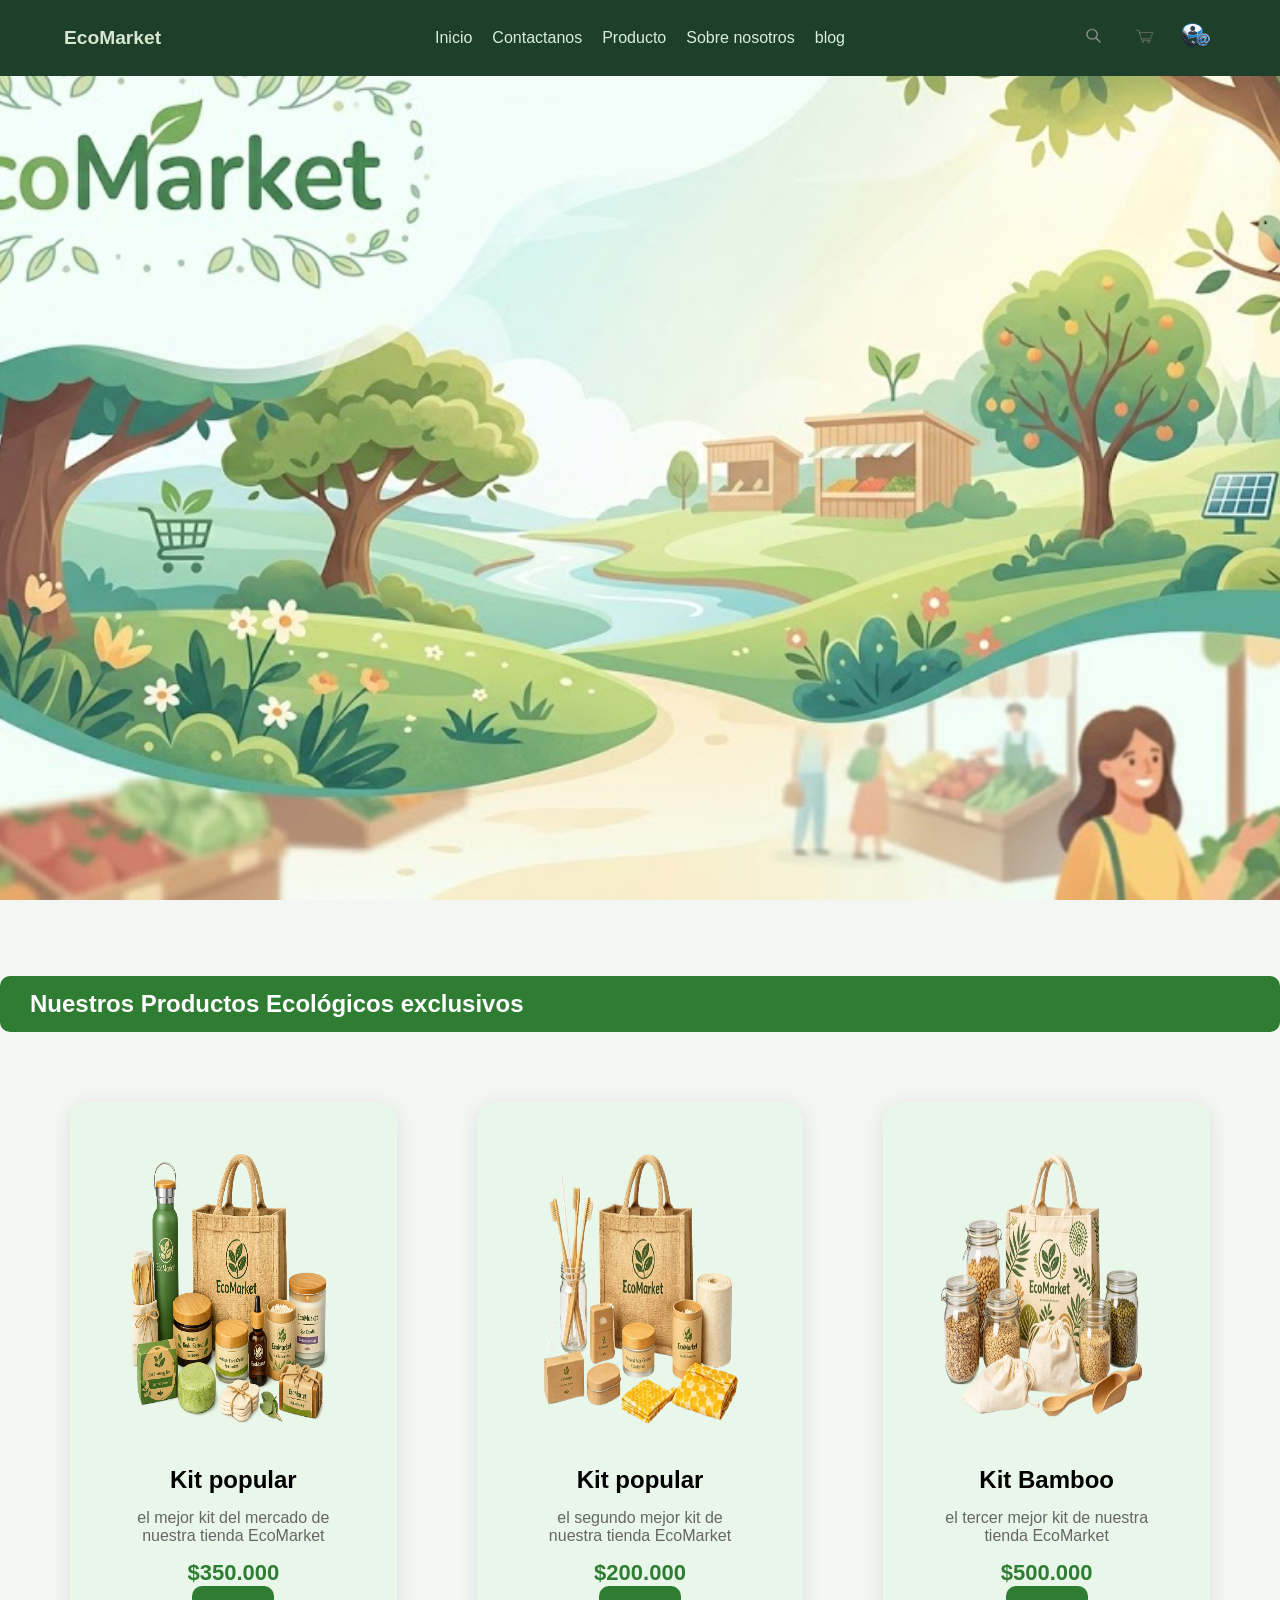
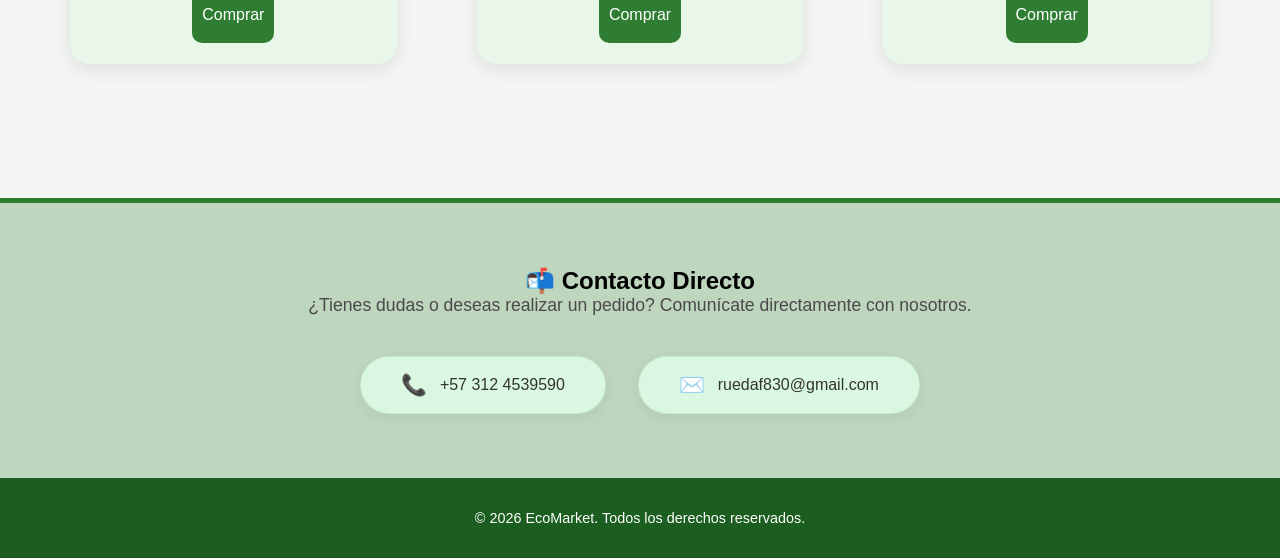
<file: index.html>
<!DOCTYPE html>
<html lang="en">
<head>
    <meta charset="UTF-8">
    <meta name="viewport" content="width=device-width, initial-scale=1.0">
    <title>EcoMarket</title>

    <link rel="stylesheet" href="css/components.css">
    <link rel="stylesheet" href="css/layout.css">
    <link rel="stylesheet" href="css/animations.css">
    <link rel="stylesheet" href="css/main.css">
</head>

<body>
    <div class="loader">
        <div class="spinner"></div>
    </div>
    <nav class="navbar">
        <a class="logo" href="#inicio">EcoMarket</a>
        <div class="nav-links">
            <a href="index.html">Inicio</a>
            <a href="views/contacto.html">Contactanos</a>
            <a href="views/productos.html">Producto</a>
            <a href="views/sobre-nosotros.html">Sobre nosotros</a>
            <a href="views/blog.html">blog</a>
        </div>
        <div class="icons">
            <a href="">
                <img src="img/icons/d994ede9-9c8c-46c4-a213-7bcd63029bc4 (1).png" class="img" alt="">
            </a>
            <a href="">
                <img src="img/icons/0a4f0766-2976-40ce-a22f-2c8e1feca9c9.png" class="img" alt="">
            </a>
            <a href="">
                <img src="img/icons/5bc23045-0a0d-40f8-93a0-8413ba936f76.png" class="img" alt="">
            </a>
        </div>
    </nav>
    <header class="hero">
        <section>
            </section>
    </header>
    <main>

        <h2 class="boton">Nuestros Productos Ecológicos exclusivos</h2>
        <section class="productos">

            <div class="card">
        
                <img src="img/products/pack.png" alt="">
        
                <h2>Kit popular</h2>
        
                <p>
                    el mejor kit del mercado de nuestra tienda EcoMarket
                </p>
        
                <span>$350.000</span>
        
                <a href="#" class="boton">
                    Comprar
                </a>
        
            </div>
            <div class="card">
                <img src="img/products/Kit_EcoMarket_1.png" alt="">
                <h2>Kit popular</h2>
                <p>
                    el segundo mejor kit de nuestra tienda EcoMarket
                </p>
                <span>$200.000</span>
                <a href="#" class="boton">
                    Comprar
                </a>
            </div>
            <div class="card">
                <img src="img/products/Kit_EcoMarket_3.png" alt="">
        
                <h2>Kit Bamboo</h2>
                <p>
                    el tercer mejor kit de nuestra tienda EcoMarket
                </p>
                <span>$500.000</span>
                <a href="#" class="boton">
                    Comprar
                </a>
            </div>
        </section>
        
        <section class="contacto-rapido">
            <div class="contacto-contenedor">
                <h2>📬 Contacto Directo</h2>
                <p>¿Tienes dudas o deseas realizar un pedido? Comunícate directamente con nosotros.</p>
                <div class="contacto-opciones">
                    <a href="https://wa.me/573124539590" target="_blank" class="contacto-item">
                        <span class="icon">📞</span>
                        <span class="texto">+57 312 4539590</span>
                    </a>
                    <a href="mailto:ruedaf830@gmail.com" class="contacto-item">
                        <span class="icon">✉️</span>
                        <span class="texto">ruedaf830@gmail.com</span>
                    </a>
                </div>
            </div>
        </section>
        
        <footer class="footer">
            <p>&copy; 2026 EcoMarket. Todos los derechos reservados.</p>
        </footer>
</body>
</html>
</file>
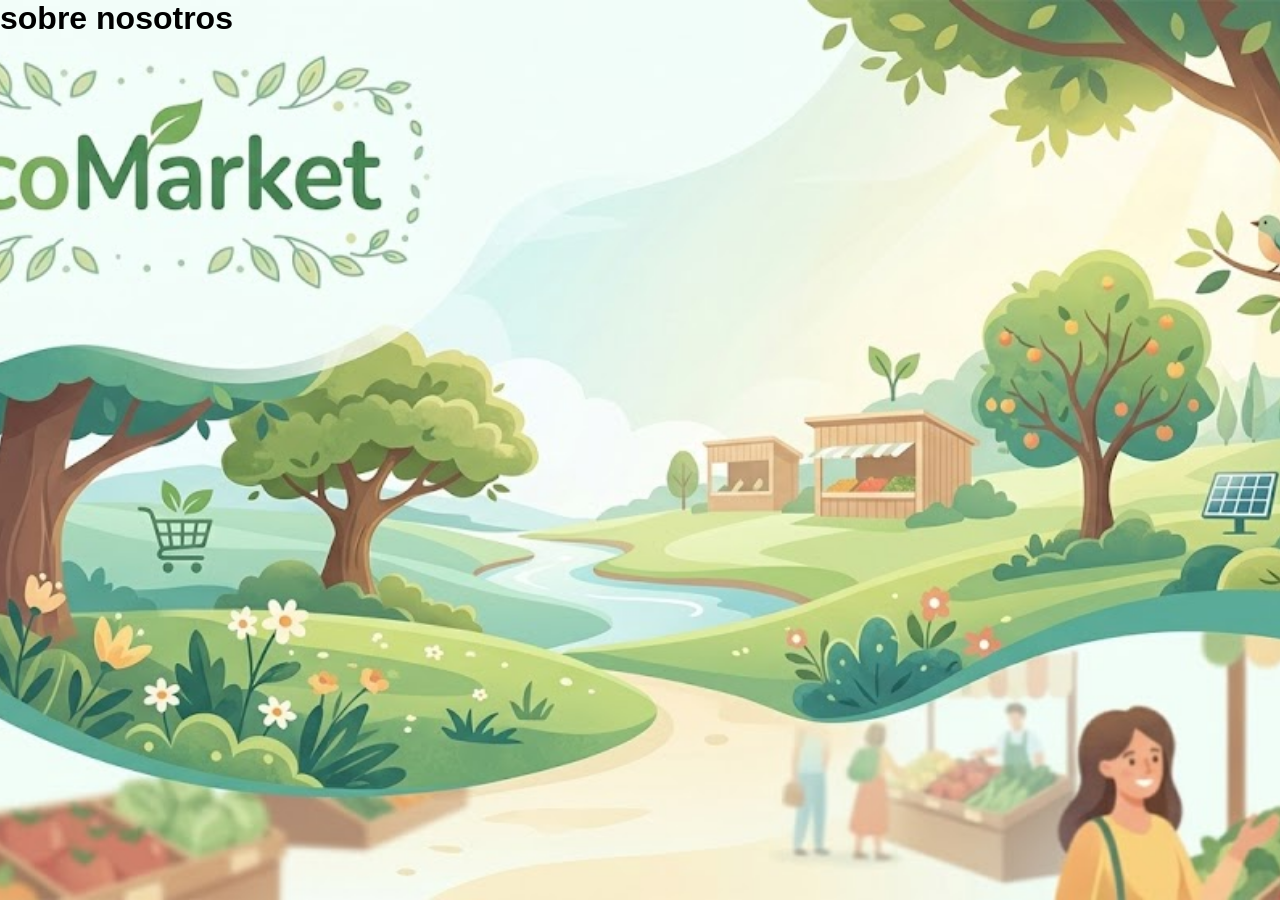
<file: views/ sobre-nosotros.html>
<!DOCTYPE html>
<html lang="en">
<head>
    <meta charset="UTF-8">
    <meta name="viewport" content="width=device-width, initial-scale=1.0">
    <title>EcoMarket</title>
    <link rel="stylesheet" href="../css/main.css">
    <link rel="stylesheet" href="../css/layout.css">
    <link rel="stylesheet" href="../css/components.css">
    <link rel="stylesheet" href="../css/animations.css">
    <link rel="stylesheet" href="../css/main.css">
</head>
<body>
    <h1>sobre nosotros</h1>
</body>
</html>
</file>
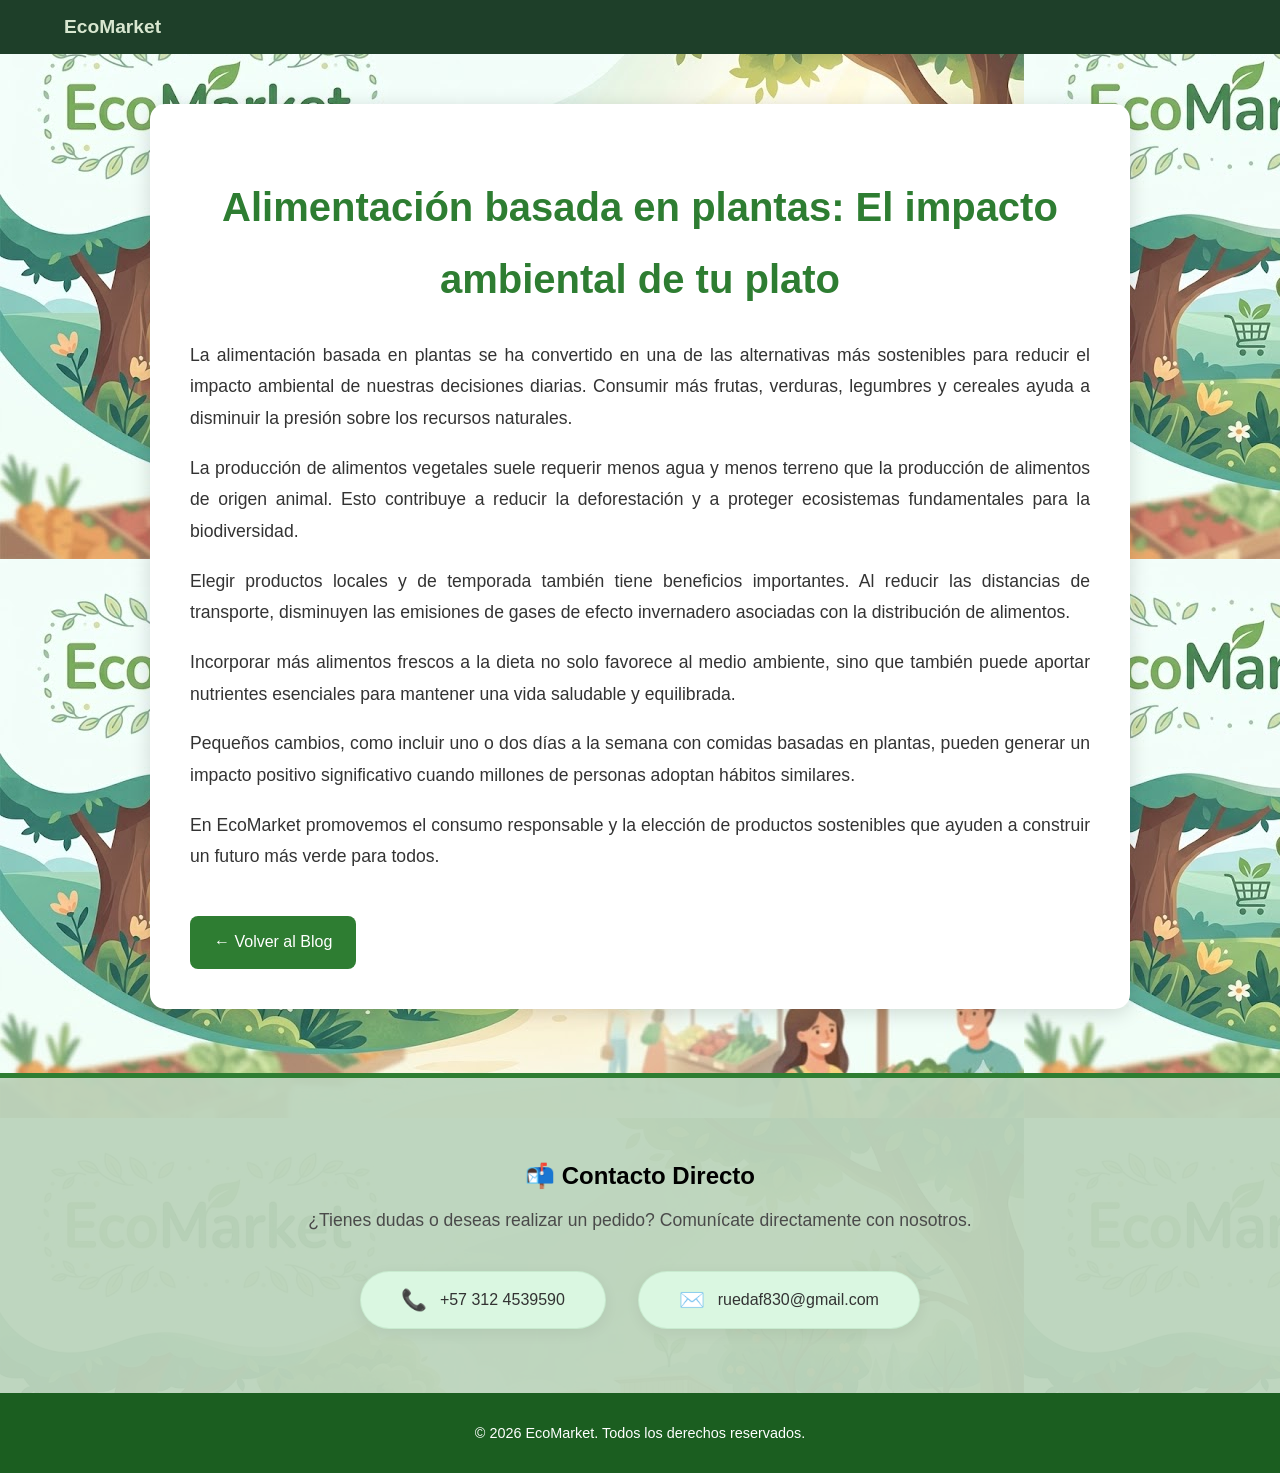
<file: views/alimentacion-plantas.html>
<!DOCTYPE html>
<html lang="es">
<head>
    <meta charset="UTF-8">
    <meta name="viewport" content="width=device-width, initial-scale=1.0">
    <title>Alimentación Basada en Plantas - EcoMarket</title>

    <link rel="stylesheet" href="../css/main.css">
    <link rel="stylesheet" href="../css/layout.css">
    <link rel="stylesheet" href="../css/components.css">
</head>
<body>

    <nav class="navbar">
        <a class="logo" href="../index.html">EcoMarket</a>
    </nav>

    <main class="articulo">

        <h1>Alimentación basada en plantas: El impacto ambiental de tu plato</h1>

        <p>
            La alimentación basada en plantas se ha convertido en una de las alternativas
            más sostenibles para reducir el impacto ambiental de nuestras decisiones diarias.
            Consumir más frutas, verduras, legumbres y cereales ayuda a disminuir la presión
            sobre los recursos naturales.
        </p>

        <p>
            La producción de alimentos vegetales suele requerir menos agua y menos terreno
            que la producción de alimentos de origen animal. Esto contribuye a reducir la
            deforestación y a proteger ecosistemas fundamentales para la biodiversidad.
        </p>

        <p>
            Elegir productos locales y de temporada también tiene beneficios importantes.
            Al reducir las distancias de transporte, disminuyen las emisiones de gases de
            efecto invernadero asociadas con la distribución de alimentos.
        </p>

        <p>
            Incorporar más alimentos frescos a la dieta no solo favorece al medio ambiente,
            sino que también puede aportar nutrientes esenciales para mantener una vida
            saludable y equilibrada.
        </p>

        <p>
            Pequeños cambios, como incluir uno o dos días a la semana con comidas basadas
            en plantas, pueden generar un impacto positivo significativo cuando millones de
            personas adoptan hábitos similares.
        </p>

        <p>
            En EcoMarket promovemos el consumo responsable y la elección de productos
            sostenibles que ayuden a construir un futuro más verde para todos.
        </p>

        <a href="blog.html" class="volver">← Volver al Blog</a>

    </main>
    <section class="contacto-rapido">
        <div class="contacto-contenedor">
            <h2>📬 Contacto Directo</h2>
            <p>¿Tienes dudas o deseas realizar un pedido? Comunícate directamente con nosotros.</p>
            <div class="contacto-opciones">
                <a href="https://wa.me/573124539590" target="_blank" class="contacto-item">
                    <span class="icon">📞</span>
                    <span class="texto">+57 312 4539590</span>
                </a>
                <a href="mailto:ruedaf830@gmail.com" class="contacto-item">
                    <span class="icon">✉️</span>
                    <span class="texto">ruedaf830@gmail.com</span>
                </a>
            </div>
        </div>
    </section>
    
    <footer class="footer">
        <p>&copy; 2026 EcoMarket. Todos los derechos reservados.</p>
    </footer>
</body>
</html>
</file>
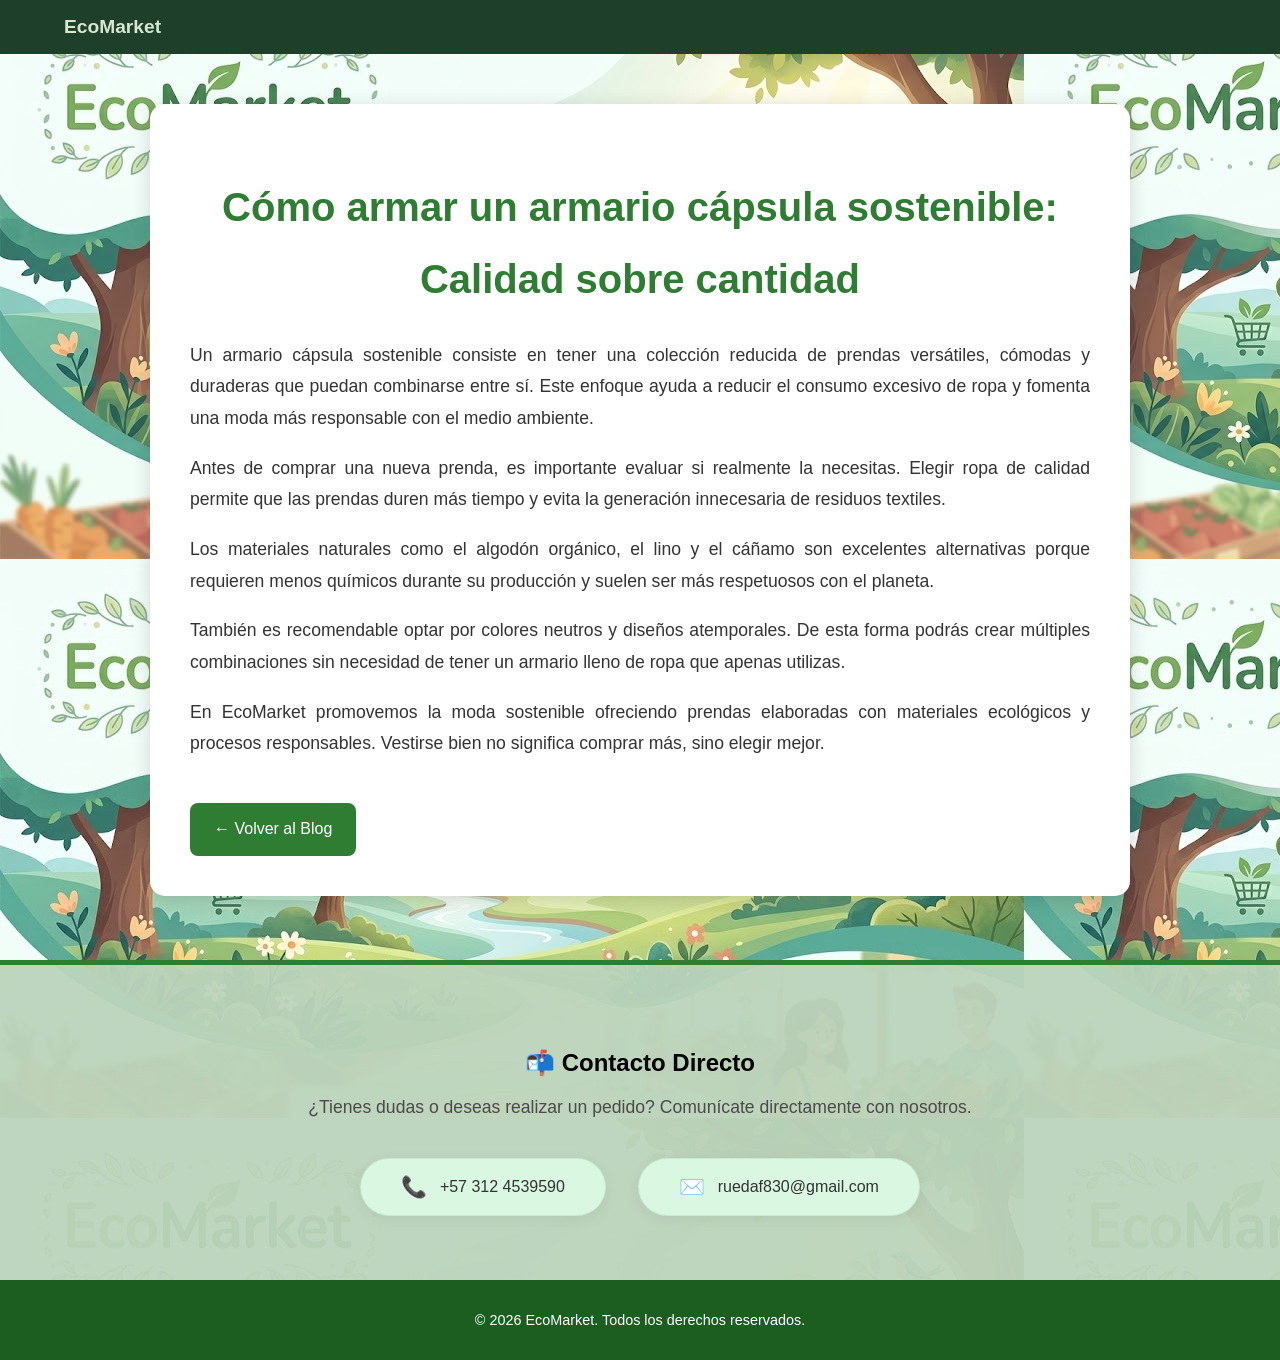
<file: views/armario-sostenible.html>
<!DOCTYPE html>
<html lang="es">
<head>
    <meta charset="UTF-8">
    <meta name="viewport" content="width=device-width, initial-scale=1.0">
    <title>Armario Cápsula Sostenible - EcoMarket</title>

    <link rel="stylesheet" href="../css/main.css">
    <link rel="stylesheet" href="../css/layout.css">
    <link rel="stylesheet" href="../css/components.css">
</head>
<body>

    <nav class="navbar">
        <a class="logo" href="../index.html">EcoMarket</a>
    </nav>

    <main class="articulo">

        <h1>Cómo armar un armario cápsula sostenible: Calidad sobre cantidad</h1>

        <p>
            Un armario cápsula sostenible consiste en tener una colección reducida
            de prendas versátiles, cómodas y duraderas que puedan combinarse entre sí.
            Este enfoque ayuda a reducir el consumo excesivo de ropa y fomenta una
            moda más responsable con el medio ambiente.
        </p>

        <p>
            Antes de comprar una nueva prenda, es importante evaluar si realmente
            la necesitas. Elegir ropa de calidad permite que las prendas duren más
            tiempo y evita la generación innecesaria de residuos textiles.
        </p>

        <p>
            Los materiales naturales como el algodón orgánico, el lino y el cáñamo
            son excelentes alternativas porque requieren menos químicos durante su
            producción y suelen ser más respetuosos con el planeta.
        </p>

        <p>
            También es recomendable optar por colores neutros y diseños atemporales.
            De esta forma podrás crear múltiples combinaciones sin necesidad de tener
            un armario lleno de ropa que apenas utilizas.
        </p>

        <p>
            En EcoMarket promovemos la moda sostenible ofreciendo prendas elaboradas
            con materiales ecológicos y procesos responsables. Vestirse bien no
            significa comprar más, sino elegir mejor.
        </p>

        <a href="blog.html" class="volver">← Volver al Blog</a>

    </main>
    <section class="contacto-rapido">
        <div class="contacto-contenedor">
            <h2>📬 Contacto Directo</h2>
            <p>¿Tienes dudas o deseas realizar un pedido? Comunícate directamente con nosotros.</p>
            <div class="contacto-opciones">
                <a href="https://wa.me/573124539590" target="_blank" class="contacto-item">
                    <span class="icon">📞</span>
                    <span class="texto">+57 312 4539590</span>
                </a>
                <a href="mailto:ruedaf830@gmail.com" class="contacto-item">
                    <span class="icon">✉️</span>
                    <span class="texto">ruedaf830@gmail.com</span>
                </a>
            </div>
        </div>
    </section>
    
    <footer class="footer">
        <p>&copy; 2026 EcoMarket. Todos los derechos reservados.</p>
    </footer>
</body>
</html>
</file>
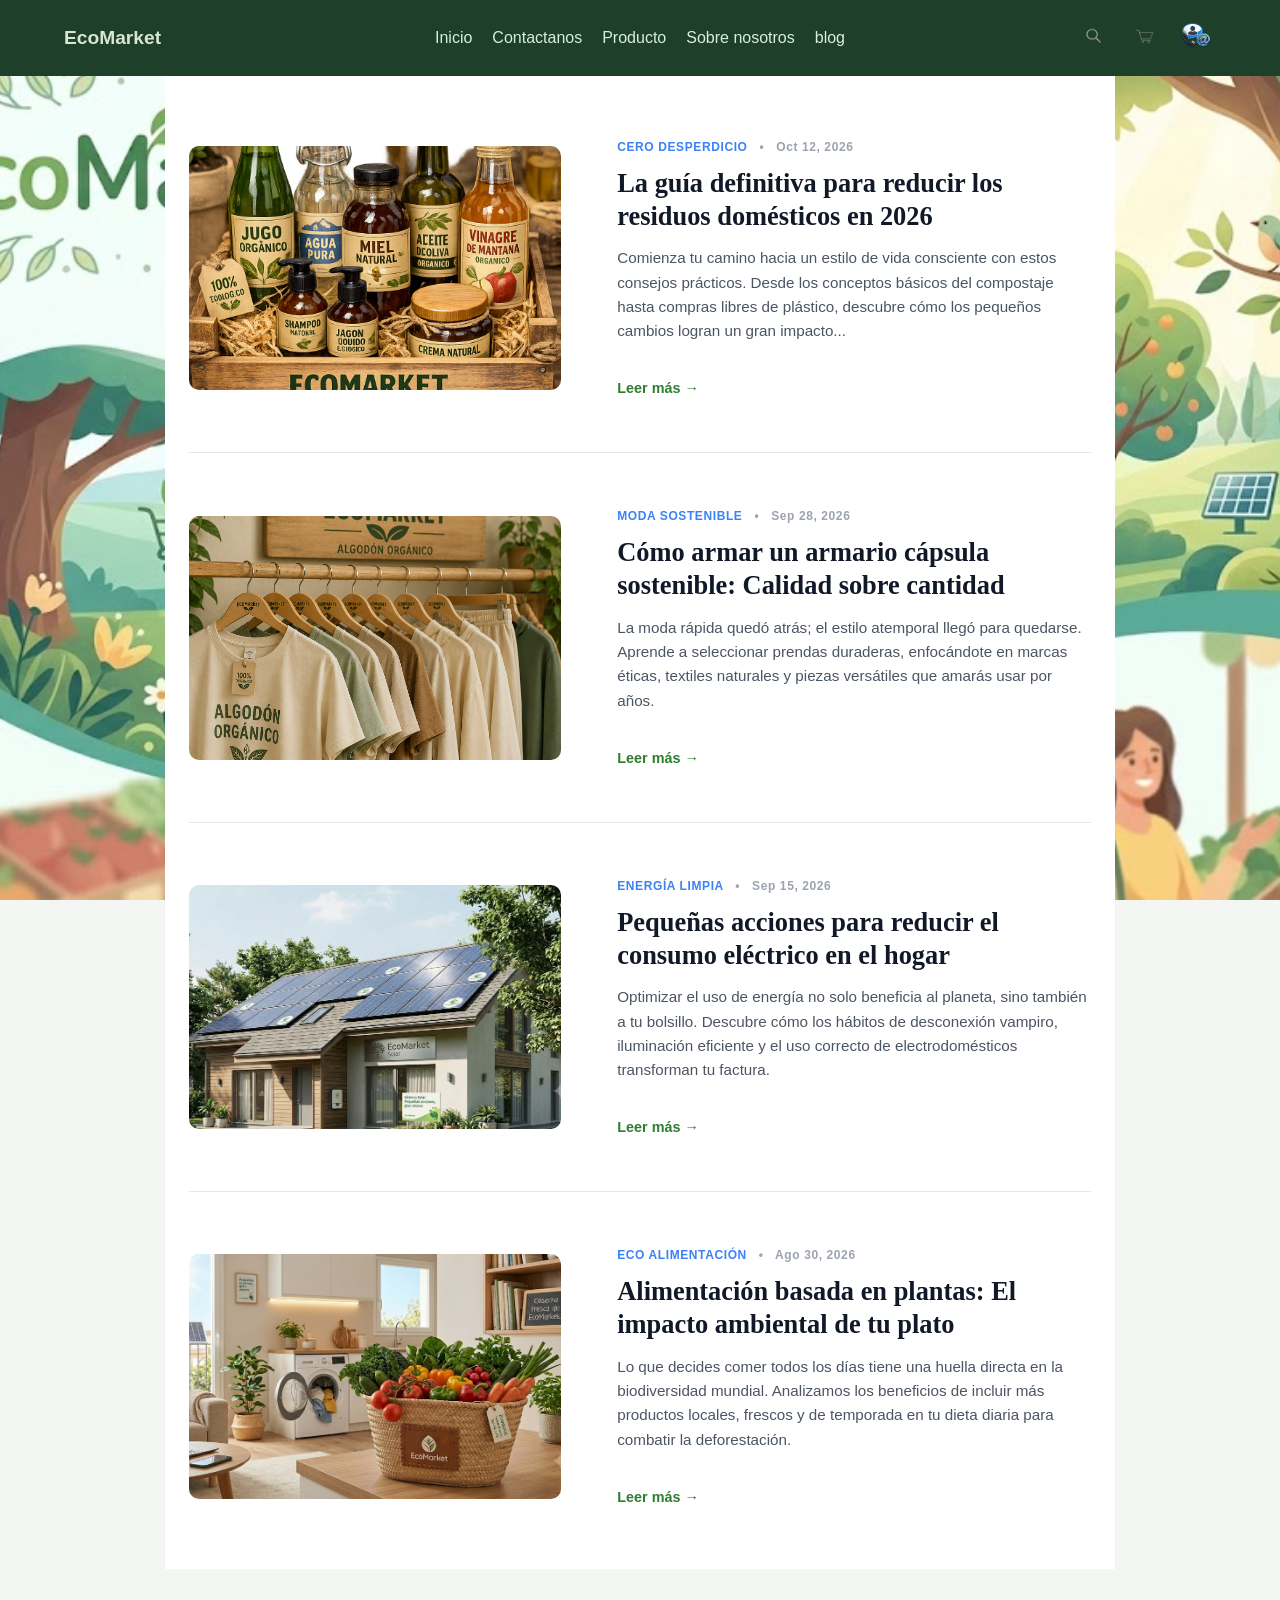
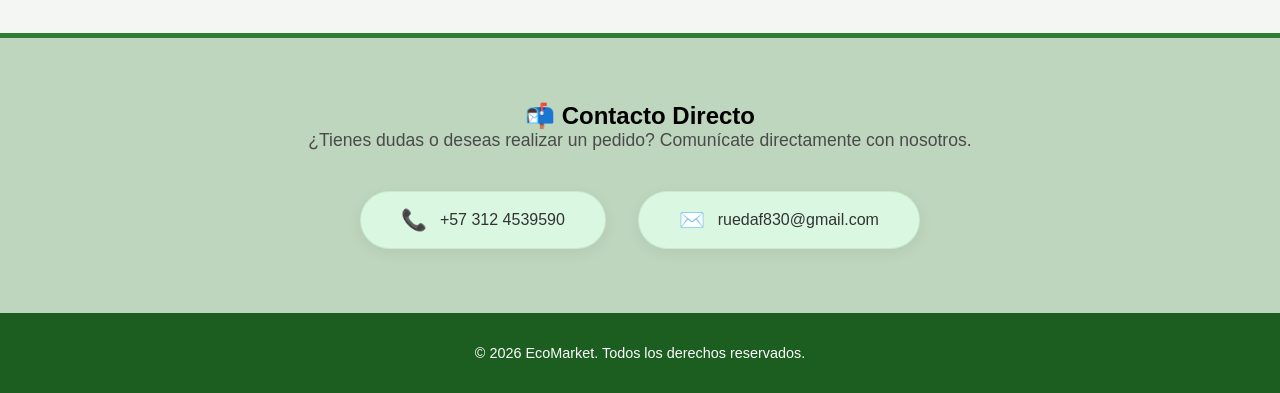
<file: views/blog.html>
<!DOCTYPE html>
<html lang="es">
<head>
    <meta charset="UTF-8">
    <meta name="viewport" content="width=device-width, initial-scale=1.0">
    <title>EcoMarket</title>
    <link rel="stylesheet" href="../css/main.css">
    <link rel="stylesheet" href="../css/layout.css">
    <link rel="stylesheet" href="../css/components.css">
    <link rel="stylesheet" href="../css/animations.css">
    <link rel="stylesheet" href="../css/main.css">
</head>
<body>
    <div class="loader">
        <div class="spinner"></div>
    </div>
    <nav class="navbar">
        <a class="logo" href="../index.html">EcoMarket</a>
        <div class="nav-links">
            <a href="../index.html">Inicio</a>
            <a href="../views/contacto.html">Contactanos</a>
            <a href="../views/productos.html">Producto</a>
            <a href="../views/sobre-nosotros.html">Sobre nosotros</a>
            <a href="../views/blog.html">blog</a>
        </div>
        <div class="icons">
            <a href="">
                <img src="../img/icons/d994ede9-9c8c-46c4-a213-7bcd63029bc4 (1).png" class="img" alt="">
            </a>
            <a href="">
                <img src="../img/icons/0a4f0766-2976-40ce-a22f-2c8e1feca9c9.png" class="img" alt="">
            </a>
            <a href="">
                <img src="../img/icons/5bc23045-0a0d-40f8-93a0-8413ba936f76.png" class="img" alt="">
            </a>
        </div>
    </nav>
    <section class="blog-seccion">
        <article class="blog-tarjeta">
            <div class="blog-tarjeta__imagen-contenedor">
                <img src="../img/products/canasta-botellas.png" alt="Canasta de mimbre con botellas de vidrio reutilizables" class="blog-tarjeta__imagen">
            </div>    
            <div class="blog-tarjeta__contenido">
                <div class="blog-tarjeta__meta">
                    <span class="blog-tarjeta__categoria">Cero Desperdicio</span>
                    <span class="blog-tarjeta__separador">•</span>
                    <span class="blog-tarjeta__fecha">Oct 12, 2026</span>
                </div>
                
                <h2 class="blog-tarjeta__titulo">La guía definitiva para reducir los residuos domésticos en 2026</h2>
                
                <p class="blog-tarjeta__resumen">
                    Comienza tu camino hacia un estilo de vida consciente con estos consejos prácticos. 
                    Desde los conceptos básicos del compostaje hasta compras libres de plástico, descubre cómo los pequeños cambios logran un gran impacto...
                </p>
                
                <a href="guia-residuos.html" class="blog-tarjeta__enlace">Leer más <span class="flecha">→</span></a>
            </div>
        </article>

        <article class="blog-tarjeta">
            <div class="blog-tarjeta__imagen-contenedor">
                <img src="../img/products/camisas.png" alt="Prendas de ropa de algodón orgánico colgadas en ganchos de madera" class="blog-tarjeta__imagen">
            </div>     
            <div class="blog-tarjeta__contenido">
                <div class="blog-tarjeta__meta">
                    <span class="blog-tarjeta__categoria">Moda Sostenible</span>
                    <span class="blog-tarjeta__separador">•</span>
                    <span class="blog-tarjeta__fecha">Sep 28, 2026</span>
                </div>
                
                <h2 class="blog-tarjeta__titulo">Cómo armar un armario cápsula sostenible: Calidad sobre cantidad</h2>
                
                <p class="blog-tarjeta__resumen">
                    La moda rápida quedó atrás; el estilo atemporal llegó para quedarse. Aprende a seleccionar prendas duraderas, 
                    enfocándote en marcas éticas, textiles naturales y piezas versátiles que amarás usar por años.
                </p>
                
                <a href="armario-sostenible.html" class="blog-tarjeta__enlace">Leer más <span class="flecha">→</span></a>
            </div>
        </article>

        <article class="blog-tarjeta">
            <div class="blog-tarjeta__imagen-contenedor">
                <img src="../img/products/panelessolar.jpeg" alt="Paneles solares instalados en el techo de una casa rodeada de árboles" class="blog-tarjeta__imagen">
            </div>     
            <div class="blog-tarjeta__contenido">
                <div class="blog-tarjeta__meta">
                    <span class="blog-tarjeta__categoria">Energía Limpia</span>
                    <span class="blog-tarjeta__separador">•</span>
                    <span class="blog-tarjeta__fecha">Sep 15, 2026</span>
                </div>
                
                <h2 class="blog-tarjeta__titulo">Pequeñas acciones para reducir el consumo eléctrico en el hogar</h2>
                
                <p class="blog-tarjeta__resumen">
                    Optimizar el uso de energía no solo beneficia al planeta, sino también a tu bolsillo. Descubre cómo los hábitos 
                    de desconexión vampiro, iluminación eficiente y el uso correcto de electrodomésticos transforman tu factura.
                </p>
                
                <a href="energia-limpia.html" class="blog-tarjeta__enlace">Leer más <span class="flecha">→</span></a>
            </div>
        </article>

        <article class="blog-tarjeta">
            <div class="blog-tarjeta__imagen-contenedor">
                <img src="../img/products/canastavegetales.jpeg" alt="Manos sosteniendo una canasta llena de vegetales frescos recién cosechados" class="blog-tarjeta__imagen">
            </div>     
            <div class="blog-tarjeta__contenido">
                <div class="blog-tarjeta__meta">
                    <span class="blog-tarjeta__categoria">Eco Alimentación</span>
                    <span class="blog-tarjeta__separador">•</span>
                    <span class="blog-tarjeta__fecha">Ago 30, 2026</span>
                </div>
                
                <h2 class="blog-tarjeta__titulo">Alimentación basada en plantas: El impacto ambiental de tu plato</h2>
                
                <p class="blog-tarjeta__resumen">
                    Lo que decides comer todos los días tiene una huella directa en la biodiversidad mundial. Analizamos los beneficios 
                    de incluir más productos locales, frescos y de temporada en tu dieta diaria para combatir la deforestación.
                </p>
                
                <a href="#" class="blog-tarjeta__enlace">Leer más <span class="flecha">→</span></a>
            </div>
        </article>
    </section>
    <section class="contacto-rapido">
        <div class="contacto-contenedor">
            <h2>📬 Contacto Directo</h2>
            <p>¿Tienes dudas o deseas realizar un pedido? Comunícate directamente con nosotros.</p>
            <div class="contacto-opciones">
                <a href="https://wa.me/573124539590" target="_blank" class="contacto-item">
                    <span class="icon">📞</span>
                    <span class="texto">+57 312 4539590</span>
                </a>
                <a href="mailto:ruedaf830@gmail.com" class="contacto-item">
                    <span class="icon">✉️</span>
                    <span class="texto">ruedaf830@gmail.com</span>
                </a>
            </div>
        </div>
    </section>
    
    <footer class="footer">
        <p>&copy; 2026 EcoMarket. Todos los derechos reservados.</p>
    </footer>
</body>
</body>
</html>
</file>
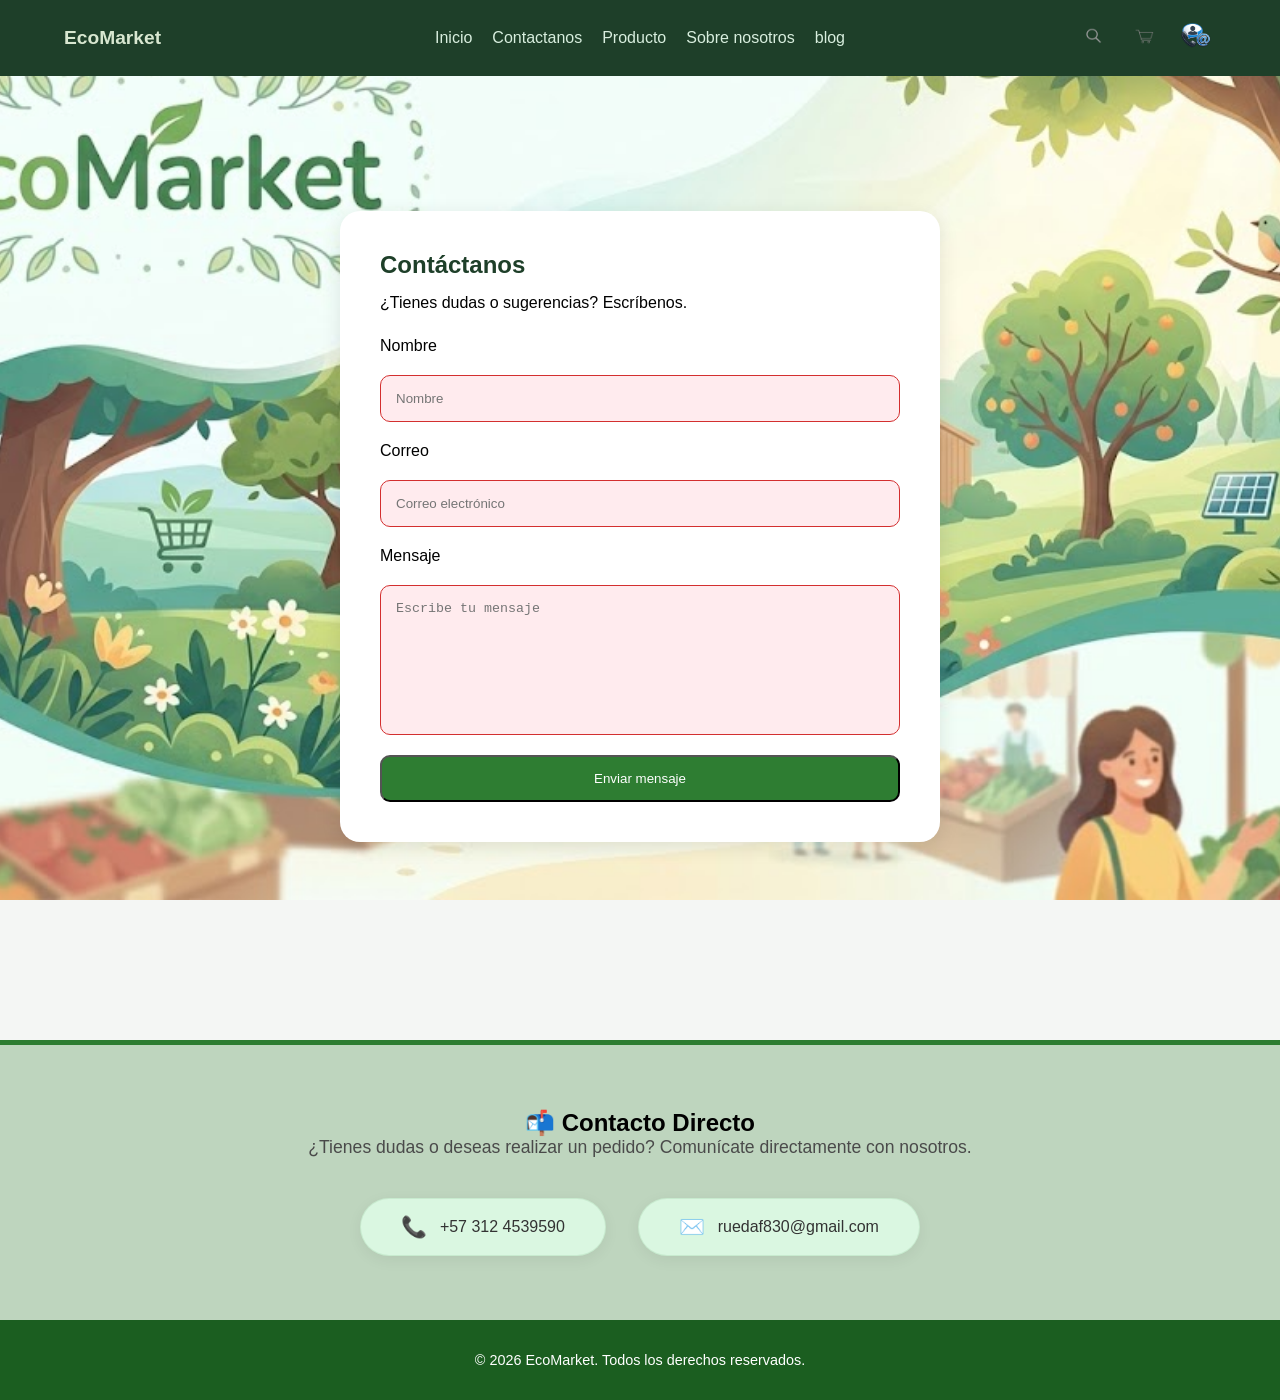
<file: views/contacto.html>
<!DOCTYPE html>
<html lang="es">
<head>
    <meta charset="UTF-8">
    <meta name="viewport" content="width=device-width, initial-scale=1.0">
    <title>EcoMarket</title>
    <link rel="stylesheet" href="../css/main.css">
    <link rel="stylesheet" href="../css/layout.css">
    <link rel="stylesheet" href="../css/components.css">
    <link rel="stylesheet" href="../css/animations.css">
    <link rel="stylesheet" href="../css/main.css">
</head>
<body>
    <div class="loader">
        <div class="spinner"></div>
    </div>
    <nav class="navbar">
        <a class="logo" href="../index.html">EcoMarket</a>
        <div class="nav-links">
            <a href="../index.html">Inicio</a>
            <a href="../views/contacto.html">Contactanos</a>
            <a href="../views/productos.html">Producto</a>
            <a href="../views/sobre-nosotros.html">Sobre nosotros</a>
            <a href="../views/blog.html">blog</a>
        </div>
        <div class="icons">
            <a href="">
                <img src="../img/icons/d994ede9-9c8c-46c4-a213-7bcd63029bc4 (1).png" class="img" alt="">
            </a>
            <a href="">
                <img src="../img/icons/0a4f0766-2976-40ce-a22f-2c8e1feca9c9.png" class="img" alt="">
            </a>
            <a href="">
                <img src="../img/icons/5bc23045-0a0d-40f8-93a0-8413ba936f76.png" class="img" alt="">
            </a>
        </div>
    </nav>
    <section class="contacto">
        <div class="contacto-hover">
            <h1>Contáctanos</h1>
            <p>
                ¿Tienes dudas o sugerencias?
                Escríbenos.
            </p>
            <form class="formulario">
                <p>Nombre</p>
                <input type="text" placeholder="Nombre" required>
                <p>Correo</p>
                <input type="email" placeholder="Correo electrónico" required>
                <p>Mensaje</p>
                <textarea placeholder="Escribe tu mensaje" required minlength="10"></textarea>
                <button class="boton" type="submit">
                    Enviar mensaje
                </button>
            </form>
        </div>
    </section>
    <section class="contacto-rapido">
        <div class="contacto-contenedor">
            <h2>📬 Contacto Directo</h2>
            <p>¿Tienes dudas o deseas realizar un pedido? Comunícate directamente con nosotros.</p>
            <div class="contacto-opciones">
                <a href="https://wa.me/573124539590" target="_blank" class="contacto-item">
                    <span class="icon">📞</span>
                    <span class="texto">+57 312 4539590</span>
                </a>
                <a href="mailto:ruedaf830@gmail.com" class="contacto-item">
                    <span class="icon">✉️</span>
                    <span class="texto">ruedaf830@gmail.com</span>
                </a>
            </div>
        </div>
    </section>
    
    <footer class="footer">
        <p>&copy; 2026 EcoMarket. Todos los derechos reservados.</p>
    </footer>
</body>
</body>
</html>
</file>
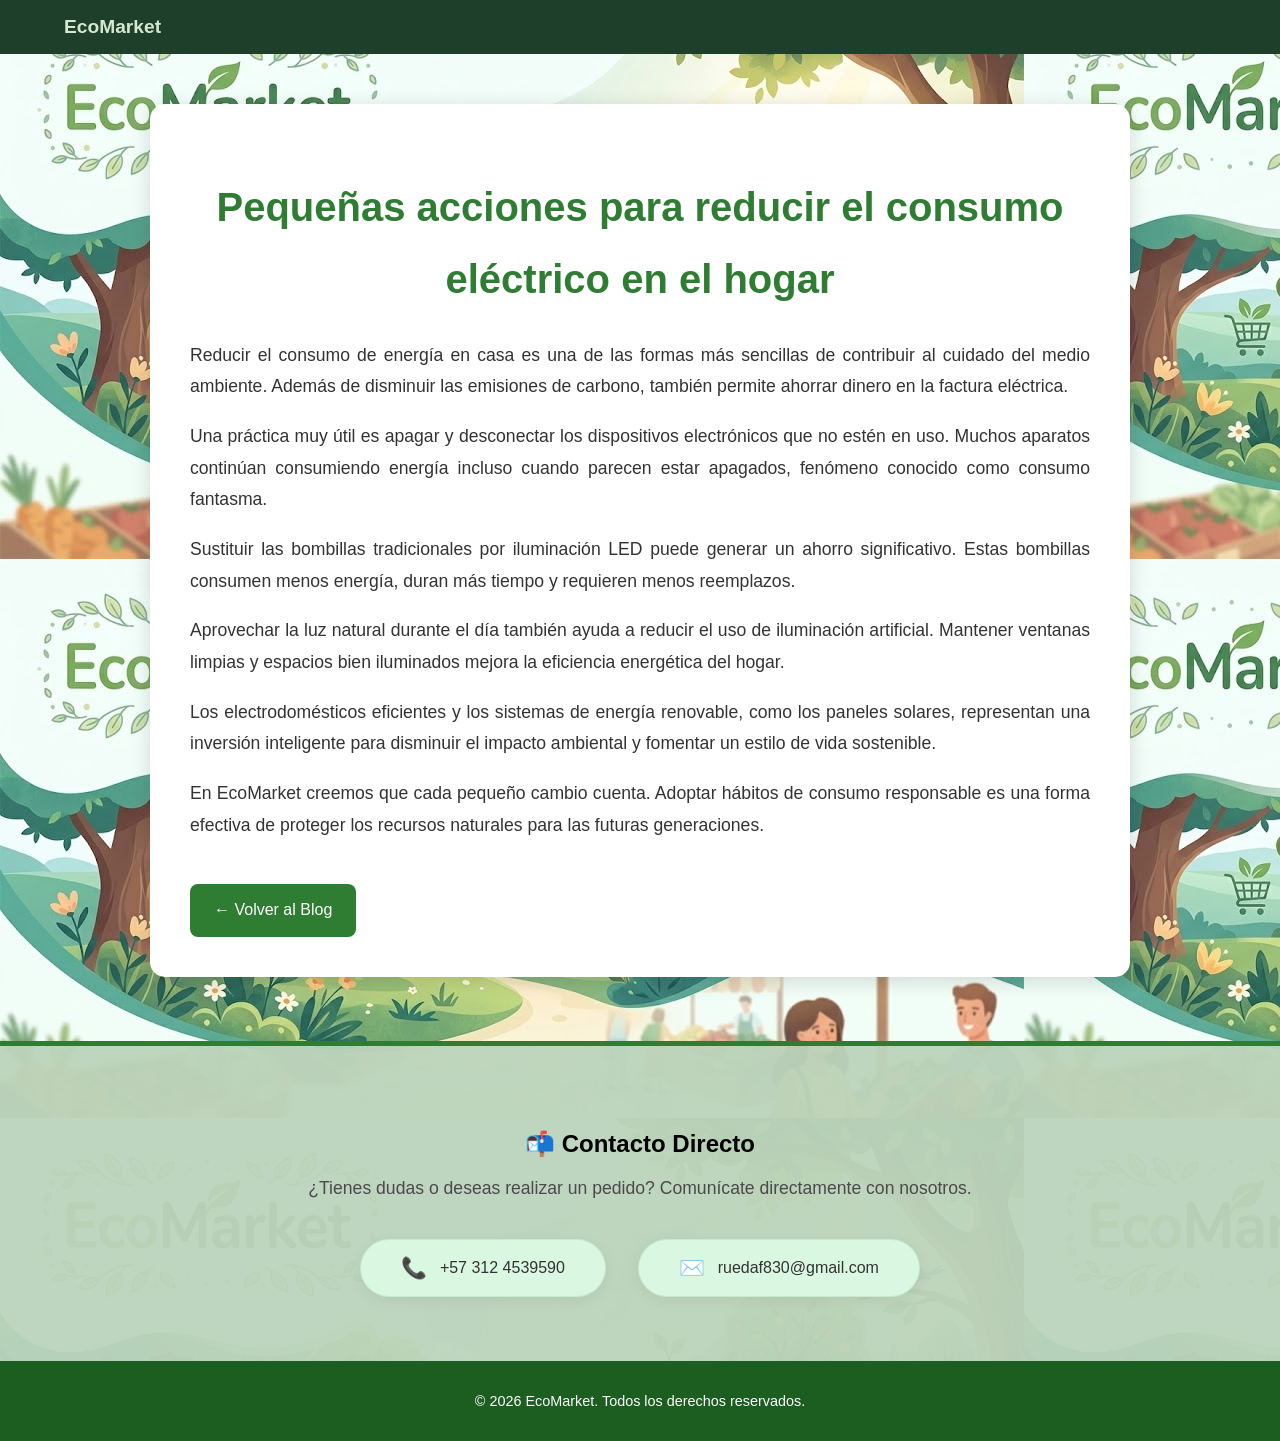
<file: views/energia-limpia.html>
<!DOCTYPE html>
<html lang="es">
<head>
    <meta charset="UTF-8">
    <meta name="viewport" content="width=device-width, initial-scale=1.0">
    <title>Energía Limpia - EcoMarket</title>

    <link rel="stylesheet" href="../css/main.css">
    <link rel="stylesheet" href="../css/layout.css">
    <link rel="stylesheet" href="../css/components.css">
</head>
<body>

    <nav class="navbar">
        <a class="logo" href="../index.html">EcoMarket</a>
    </nav>

    <main class="articulo">

        <h1>Pequeñas acciones para reducir el consumo eléctrico en el hogar</h1>

        <p>
            Reducir el consumo de energía en casa es una de las formas más sencillas
            de contribuir al cuidado del medio ambiente. Además de disminuir las
            emisiones de carbono, también permite ahorrar dinero en la factura eléctrica.
        </p>

        <p>
            Una práctica muy útil es apagar y desconectar los dispositivos electrónicos
            que no estén en uso. Muchos aparatos continúan consumiendo energía incluso
            cuando parecen estar apagados, fenómeno conocido como consumo fantasma.
        </p>

        <p>
            Sustituir las bombillas tradicionales por iluminación LED puede generar
            un ahorro significativo. Estas bombillas consumen menos energía, duran
            más tiempo y requieren menos reemplazos.
        </p>

        <p>
            Aprovechar la luz natural durante el día también ayuda a reducir el uso
            de iluminación artificial. Mantener ventanas limpias y espacios bien
            iluminados mejora la eficiencia energética del hogar.
        </p>

        <p>
            Los electrodomésticos eficientes y los sistemas de energía renovable,
            como los paneles solares, representan una inversión inteligente para
            disminuir el impacto ambiental y fomentar un estilo de vida sostenible.
        </p>

        <p>
            En EcoMarket creemos que cada pequeño cambio cuenta. Adoptar hábitos de
            consumo responsable es una forma efectiva de proteger los recursos naturales
            para las futuras generaciones.
        </p>

        <a href="blog.html" class="volver">← Volver al Blog</a>

    </main>
    <section class="contacto-rapido">
        <div class="contacto-contenedor">
            <h2>📬 Contacto Directo</h2>
            <p>¿Tienes dudas o deseas realizar un pedido? Comunícate directamente con nosotros.</p>
            <div class="contacto-opciones">
                <a href="https://wa.me/573124539590" target="_blank" class="contacto-item">
                    <span class="icon">📞</span>
                    <span class="texto">+57 312 4539590</span>
                </a>
                <a href="mailto:ruedaf830@gmail.com" class="contacto-item">
                    <span class="icon">✉️</span>
                    <span class="texto">ruedaf830@gmail.com</span>
                </a>
            </div>
        </div>
    </section>
    
    <footer class="footer">
        <p>&copy; 2026 EcoMarket. Todos los derechos reservados.</p>
    </footer>
</body>
</html>
</file>
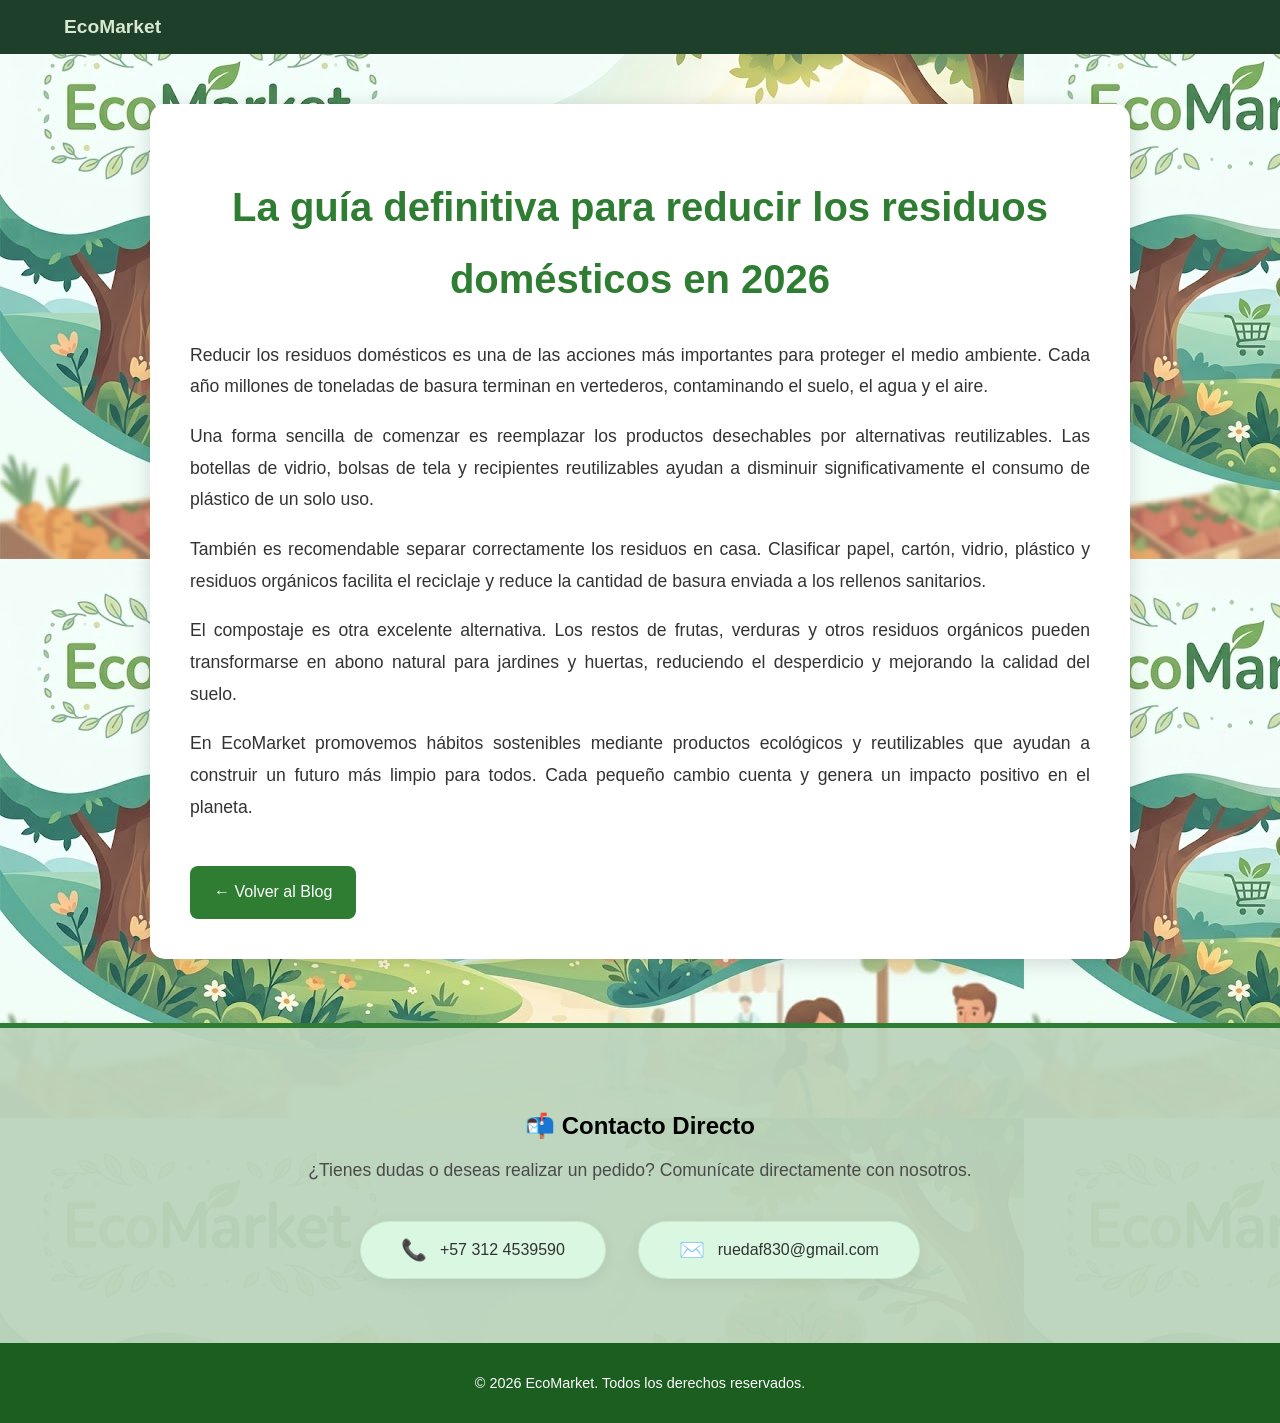
<file: views/guia-residuos.html>
<!DOCTYPE html>
<html lang="es">
<head>
    <meta charset="UTF-8">
    <meta name="viewport" content="width=device-width, initial-scale=1.0">
    <title>Guía para Reducir Residuos - EcoMarket</title>

    <link rel="stylesheet" href="../css/main.css">
    <link rel="stylesheet" href="../css/layout.css">
    <link rel="stylesheet" href="../css/components.css">


</head>
<body>

    <nav class="navbar">
        <a class="logo" href="../index.html">EcoMarket</a>
    </nav>

    <main class="articulo">

        <h1>La guía definitiva para reducir los residuos domésticos en 2026</h1>

        <p>
            Reducir los residuos domésticos es una de las acciones más importantes
            para proteger el medio ambiente. Cada año millones de toneladas de basura
            terminan en vertederos, contaminando el suelo, el agua y el aire.
        </p>

        <p>
            Una forma sencilla de comenzar es reemplazar los productos desechables
            por alternativas reutilizables. Las botellas de vidrio, bolsas de tela
            y recipientes reutilizables ayudan a disminuir significativamente el
            consumo de plástico de un solo uso.
        </p>

        <p>
            También es recomendable separar correctamente los residuos en casa.
            Clasificar papel, cartón, vidrio, plástico y residuos orgánicos facilita
            el reciclaje y reduce la cantidad de basura enviada a los rellenos sanitarios.
        </p>

        <p>
            El compostaje es otra excelente alternativa. Los restos de frutas,
            verduras y otros residuos orgánicos pueden transformarse en abono natural
            para jardines y huertas, reduciendo el desperdicio y mejorando la calidad
            del suelo.
        </p>

        <p>
            En EcoMarket promovemos hábitos sostenibles mediante productos ecológicos
            y reutilizables que ayudan a construir un futuro más limpio para todos.
            Cada pequeño cambio cuenta y genera un impacto positivo en el planeta.
        </p>

        <a href="blog.html" class="volver">← Volver al Blog</a>

    </main>
    <section class="contacto-rapido">
        <div class="contacto-contenedor">
            <h2>📬 Contacto Directo</h2>
            <p>¿Tienes dudas o deseas realizar un pedido? Comunícate directamente con nosotros.</p>
            <div class="contacto-opciones">
                <a href="https://wa.me/573124539590" target="_blank" class="contacto-item">
                    <span class="icon">📞</span>
                    <span class="texto">+57 312 4539590</span>
                </a>
                <a href="mailto:ruedaf830@gmail.com" class="contacto-item">
                    <span class="icon">✉️</span>
                    <span class="texto">ruedaf830@gmail.com</span>
                </a>
            </div>
        </div>
    </section>
    
    <footer class="footer">
        <p>&copy; 2026 EcoMarket. Todos los derechos reservados.</p>
    </footer>
</body>
</html>
</file>
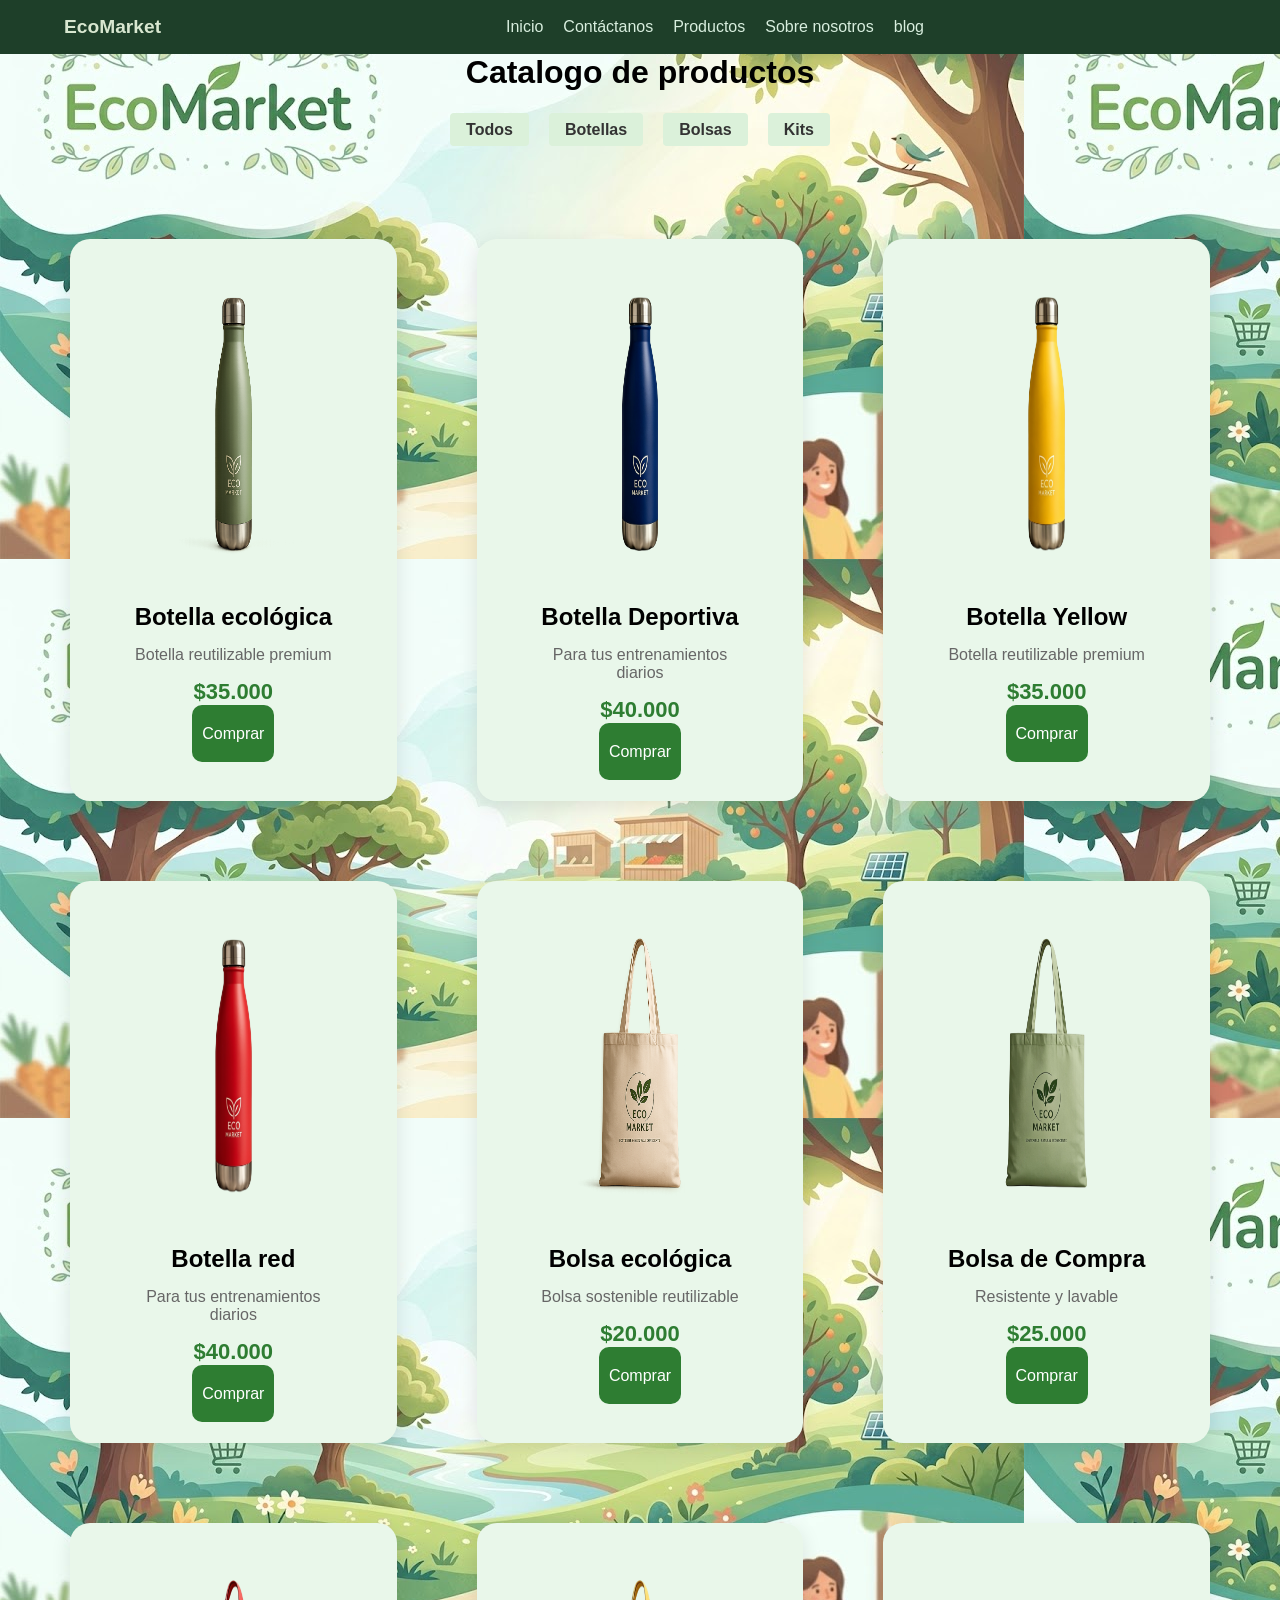
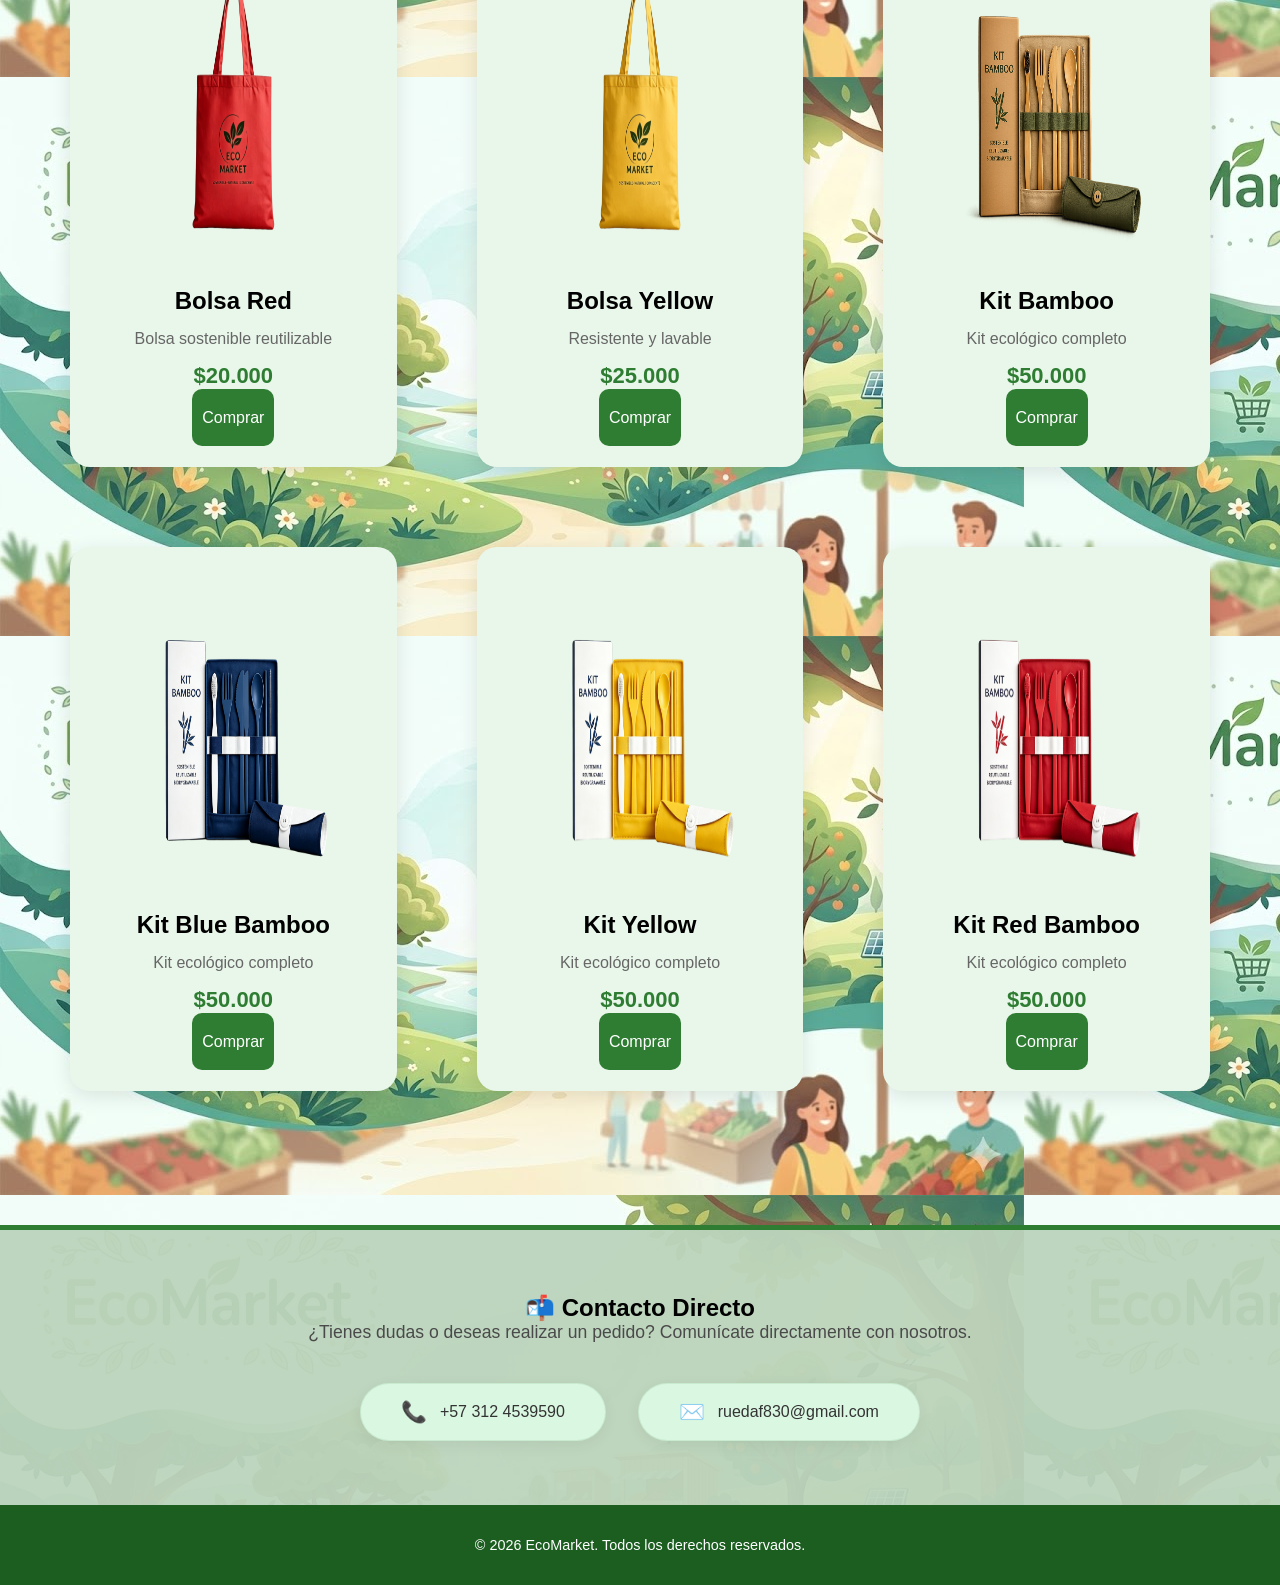
<file: views/productos.html>
<!DOCTYPE html>
<html lang="en">
<head>
    <meta charset="UTF-8">
    <meta name="viewport" content="width=device-width, initial-scale=1.0">
    <title>EcoMarket</title>
    <link rel="stylesheet" href="../css/main.css">
    <link rel="stylesheet" href="../css/layout.css">
    <link rel="stylesheet" href="../css/components.css">
    <link rel="stylesheet" href="../css/animations.css">
</head>
<body>
    <div class="loader">
        <div class="spinner"></div>
    </div>
    <nav class="navbar">
        <a class="logo" href="../index.html">EcoMarket</a>
        <div class="nav-links">
            <a href="../index.html">Inicio</a>
            <a href="../views/contacto.html">Contáctanos</a>
            <a href="../views/productos.html">Productos</a>
            <a href="../views/sobre-nosotros.html">Sobre nosotros</a>
            <a href="../views/blog.html">blog</a>
        </div>
    </nav>
    <h1><center>Catalogo de productos</center></h1>
    <ul class="lista-filtros">
        <li><a href="#">Todos</a></li>
        <li><a href="#categoria-botellas">Botellas</a></li>
        <li><a href="#categoria-bolsas">Bolsas</a></li>
        <li><a href="#categoria-kits">Kits</a></li>
    </ul>

    <section class="productos">

        <div id="categoria-botellas" class="grupo-productos">
            
            <div class="card">
                <img src="../img/products/botella.png" alt="Botella ecológica">
                <h2>Botella ecológica</h2>
                <p>Botella reutilizable premium</p>
                <span>$35.000</span>
                <a href="#" class="boton">Comprar</a>
            </div>

            <div class="card">
                <img src="../img/products/botella_blue.png" alt="Botella Deportiva">
                <h2>Botella Deportiva</h2>
                <p>Para tus entrenamientos diarios</p>
                <span>$40.000</span>
                <a href="#" class="boton">Comprar</a>
            </div>
            
            
                <div class="card">
                    <img src="../img/products/botella_yellow.png" alt="Botella ecológica">
                    <h2>Botella Yellow</h2>
                    <p>Botella reutilizable premium</p>
                    <span>$35.000</span>
                    <a href="#" class="boton">Comprar</a>
                </div>
    
                <div class="card">
                    <img src="../img/products/botella_red.png" alt="Botella Deportiva">
                    <h2>Botella red</h2>
                    <p>Para tus entrenamientos diarios</p>
                    <span>$40.000</span>
                    <a href="#" class="boton">Comprar</a>
                </div>
    

        </div>

        <div id="categoria-bolsas" class="grupo-productos">
            
            <div class="card">
                <img src="../img/products/bolsa.png" alt="Bolsa ecológica">
                <h2>Bolsa ecológica</h2>
                <p>Bolsa sostenible reutilizable</p>
                <span>$20.000</span>
                <a href="#" class="boton">Comprar</a>
            </div>

            <div class="card">
                <img src="../img/products/bolsa_verde.png" alt="Bolsa de Compra Grande">
                <h2>Bolsa de Compra</h2>
                <p>Resistente y lavable</p>
                <span>$25.000</span>
                <a href="#" class="boton">Comprar</a>
            </div>
            <div class="card">
                <img src="../img/products/bolsa_red.png" alt="Bolsa ecológica">
                <h2>Bolsa Red</h2>
                <p>Bolsa sostenible reutilizable</p>
                <span>$20.000</span>
                <a href="#" class="boton">Comprar</a>
            </div>

            <div class="card">
                <img src="../img/products/bolsa_yellow.png" alt="Bolsa de Compra Grande">
                <h2>Bolsa Yellow</h2>
                <p>Resistente y lavable</p>
                <span>$25.000</span>
                <a href="#" class="boton">Comprar</a>
            </div>

        </div>

        <div id="categoria-kits" class="grupo-productos">
            
            <div class="card">
                <img src="../img/products/kit.png" alt="Kit Bamboo">
                <h2>Kit Bamboo</h2>
                <p>Kit ecológico completo</p>
                <span>$50.000</span>
                <a href="#" class="boton">Comprar</a>
            </div>
            <div class="card">
                <img src="../img/products/kit_blue.png" alt="Kit Bamboo">
                <h2>Kit Blue Bamboo</h2>
                <p>Kit ecológico completo</p>
                <span>$50.000</span>
                <a href="#" class="boton">Comprar</a>
            </div>
            <div class="card">
                <img src="../img/products/kit_yellow.png" alt="Kit Bamboo">
                <h2>Kit Yellow</h2>
                <p>Kit ecológico completo</p>
                <span>$50.000</span>
                <a href="#" class="boton">Comprar</a>
            </div>
            <div class="card">
                <img src="../img/products/kit_red.png" alt="Kit Bamboo">
                <h2>Kit Red Bamboo</h2>
                <p>Kit ecológico completo</p>
                <span>$50.000</span>
                <a href="#" class="boton">Comprar</a>
            </div>

        </div>

    </section>
    <section class="contacto-rapido">
        <div class="contacto-contenedor">
            <h2>📬 Contacto Directo</h2>
            <p>¿Tienes dudas o deseas realizar un pedido? Comunícate directamente con nosotros.</p>
            <div class="contacto-opciones">
                <a href="https://wa.me/573124539590" target="_blank" class="contacto-item">
                    <span class="icon">📞</span>
                    <span class="texto">+57 312 4539590</span>
                </a>
                <a href="mailto:ruedaf830@gmail.com" class="contacto-item">
                    <span class="icon">✉️</span>
                    <span class="texto">ruedaf830@gmail.com</span>
                </a>
            </div>
        </div>
    </section>
    
    <footer class="footer">
        <p>&copy; 2026 EcoMarket. Todos los derechos reservados.</p>
    </footer>
</body>
</body>
</html>
</file>
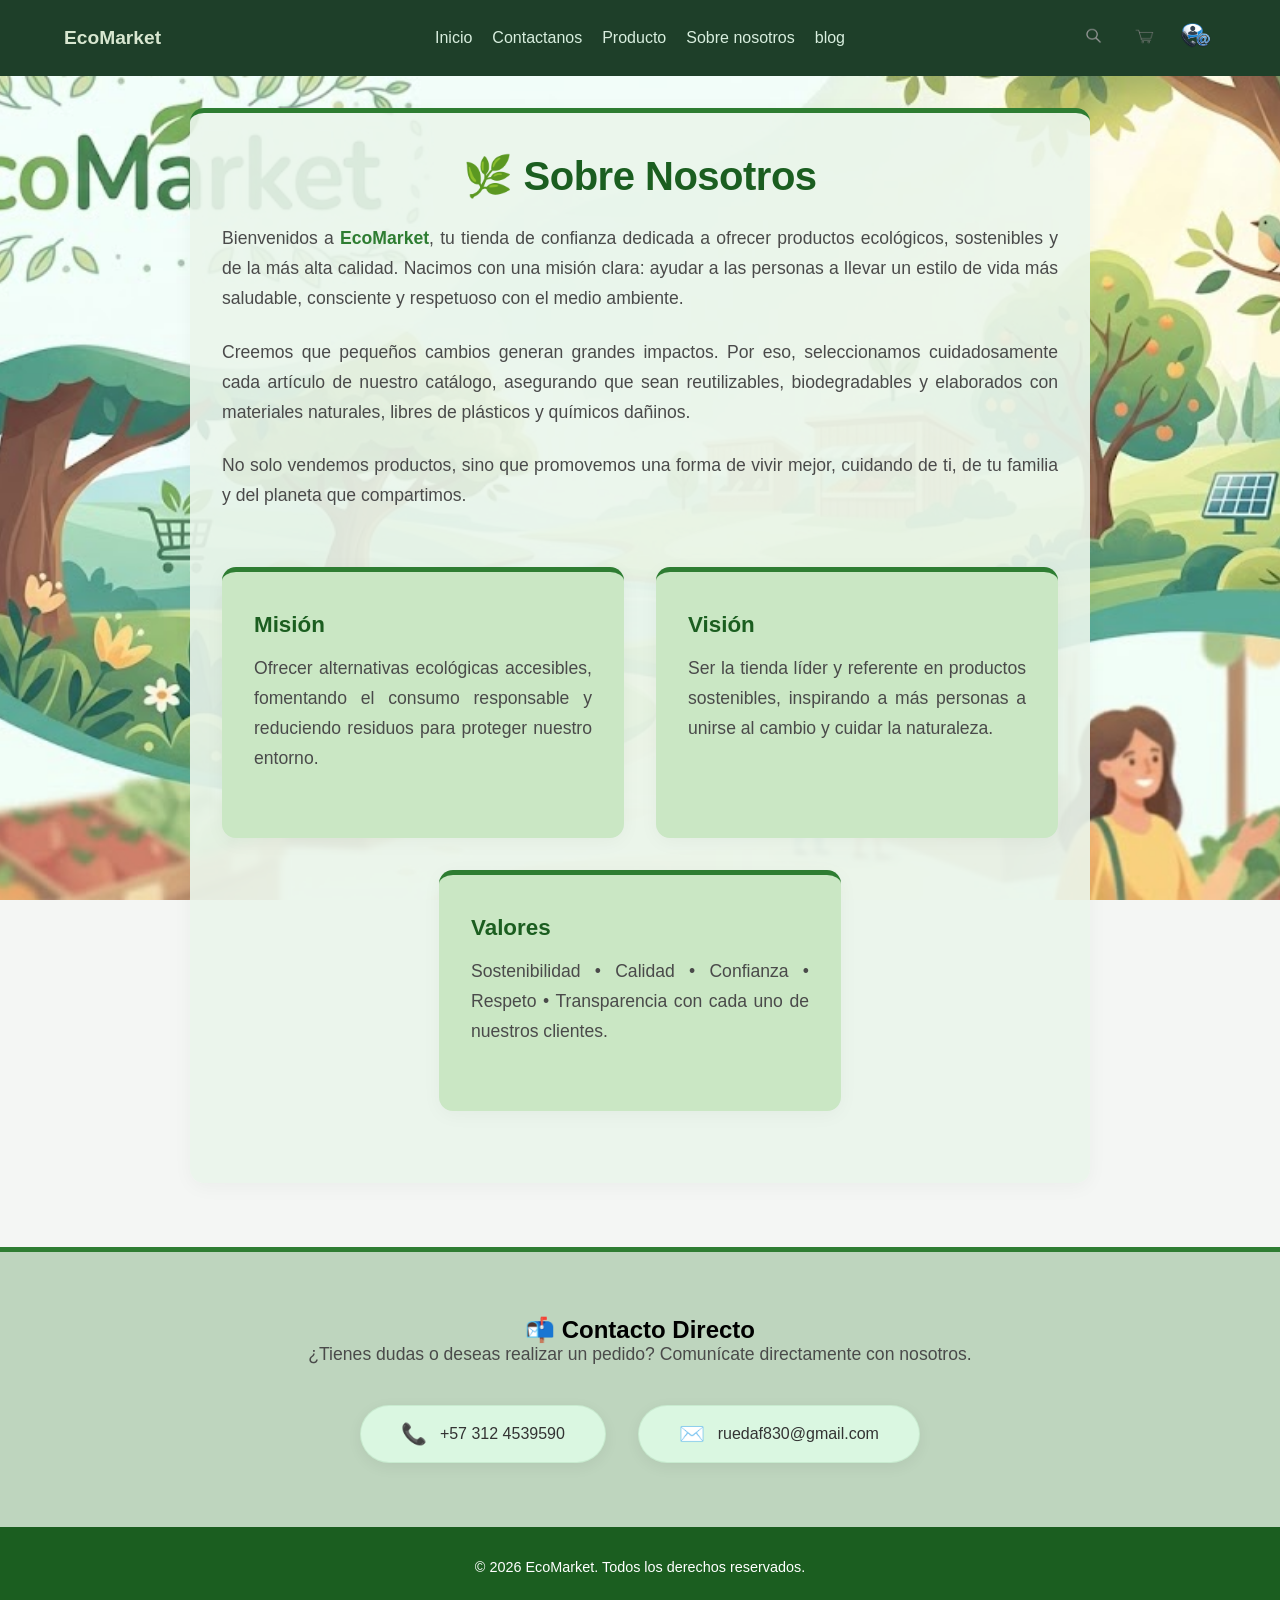
<file: views/sobre-nosotros.html>
<!DOCTYPE html>
<html lang="es">
<head>
    <meta charset="UTF-8">
    <meta name="viewport" content="width=device-width, initial-scale=1.0">
    <title>EcoMarket</title>
    <link rel="stylesheet" href="../css/main.css">
    <link rel="stylesheet" href="../css/layout.css">
    <link rel="stylesheet" href="../css/components.css">
    <link rel="stylesheet" href="../css/animations.css">
    <link rel="stylesheet" href="../css/main.css">
</head>
<body>
    <div class="loader">
        <div class="spinner"></div>
    </div>
    <nav class="navbar">
        <a class="logo" href="../index.html">EcoMarket</a>
        <div class="nav-links">
            <a href="../index.html">Inicio</a>
            <a href="../views/contacto.html">Contactanos</a>
            <a href="../views/productos.html">Producto</a>
            <a href="../views/sobre-nosotros.html">Sobre nosotros</a>
            <a href="../views/blog.html">blog</a>
        </div>
        <div class="icons">
            <a href="">
                <img src="../img/icons/d994ede9-9c8c-46c4-a213-7bcd63029bc4 (1).png" class="img" alt="">
            </a>
            <a href="">
                <img src="../img/icons/0a4f0766-2976-40ce-a22f-2c8e1feca9c9.png" class="img" alt="">
            </a>
            <a href="">
                <img src="../img/icons/5bc23045-0a0d-40f8-93a0-8413ba936f76.png" class="img" alt="">
            </a>
        </div>
    </nav>

    <section class="sobre-nosotros">
        <div class="contenido-sobre">
            <h1>🌿 Sobre Nosotros</h1>
            <p>
                Bienvenidos a <strong>EcoMarket</strong>, tu tienda de confianza dedicada a ofrecer productos ecológicos, sostenibles y de la más alta calidad. Nacimos con una misión clara: ayudar a las personas a llevar un estilo de vida más saludable, consciente y respetuoso con el medio ambiente.
            </p>
            <p>
                Creemos que pequeños cambios generan grandes impactos. Por eso, seleccionamos cuidadosamente cada artículo de nuestro catálogo, asegurando que sean reutilizables, biodegradables y elaborados con materiales naturales, libres de plásticos y químicos dañinos.
            </p>
            <p>
                No solo vendemos productos, sino que promovemos una forma de vivir mejor, cuidando de ti, de tu familia y del planeta que compartimos.
            </p>

            <div class="valores">
                <div class="valor">
                    <h3>Misión</h3>
                    <p>Ofrecer alternativas ecológicas accesibles, fomentando el consumo responsable y reduciendo residuos para proteger nuestro entorno.</p>
                </div>
                <div class="valor">
                    <h3>Visión</h3>
                    <p>Ser la tienda líder y referente en productos sostenibles, inspirando a más personas a unirse al cambio y cuidar la naturaleza.</p>
                </div>
                <div class="valor">
                    <h3>Valores</h3>
                    <p>Sostenibilidad • Calidad • Confianza • Respeto • Transparencia con cada uno de nuestros clientes.</p>
                </div>
            </div>
        </div>
    </section>
    <section class="contacto-rapido">
        <div class="contacto-contenedor">
            <h2>📬 Contacto Directo</h2>
            <p>¿Tienes dudas o deseas realizar un pedido? Comunícate directamente con nosotros.</p>
            <div class="contacto-opciones">
                <a href="https://wa.me/573124539590" target="_blank" class="contacto-item">
                    <span class="icon">📞</span>
                    <span class="texto">+57 312 4539590</span>
                </a>
                <a href="mailto:ruedaf830@gmail.com" class="contacto-item">
                    <span class="icon">✉️</span>
                    <span class="texto">ruedaf830@gmail.com</span>
                </a>
            </div>
        </div>
    </section>
    
    <footer class="footer">
        <p>&copy; 2026 EcoMarket. Todos los derechos reservados.</p>
    </footer>
</body>
</body>
</html>
</file>
<file: css/components.css>
.overlay{
    width:100%;
    height:100%;
    background:rgba(0,0,0,0.5);

    display:flex;
    flex-direction:column;
    justify-content:center;
    align-items:center;

    text-align:center;
    color:white;
}

.overlay h1{
    font-size:70px;
    margin-bottom:20px;
}

.overlay p{
    font-size:22px;
    margin-bottom:25px;
}

.boton{
    padding:14px 30px;
    background:#2e7d32;
    color:white;
    text-decoration:none;
    border-radius:10px;
    transition:0.3s;
}

.boton:hover{
    background:#1b5e20;
    transform:scale(1.05);
}
.formulario input:invalid,
.formulario textarea:invalid {
    border-color: #d32f2f !important;
    background-color: #ffebee !important;
}
.contacto{
    min-height:100vh;
    display:flex;
    justify-content:center;
    align-items:center;
    padding:50px;
}

.contacto-hover{
    width:100%;
    max-width:600px;
    background:white;
    padding:40px;
    border-radius:20px;
    box-shadow:0 5px 20px rgba(0,0,0,0.1);
}

.contacto-hover h1{
    margin-bottom:15px;
    color:#1e3f29;
}

.formulario{
    display:flex;
    flex-direction:column;
    gap:20px;
    margin-top:25px;
}

.formulario input,
.formulario textarea{
    padding:15px;
    border:1px solid #ccc;
    border-radius:10px;
    outline:none;
}

.formulario textarea{
    resize:none;
    height:150px;
}
.productos{
    display:grid;
    grid-template-columns:repeat(auto-fit,minmax(280px,1fr));
    gap:80px;
    padding:70px;

}

.card{
    background:rgb(233, 247, 234);
    border-radius:20px;
    overflow:hidden;
    box-shadow:0 5px 20px rgba(0,0,0,0.1);
    transition:0.3s;
    text-align:center;
    padding:40px;
}

.card:hover{
    transform:translateY(-10px);
}

.card img{
    width:100%;
    height:300px;
}

.card h2{
    margin-top:20px;
    font-size:24px;
}
.card a {

    background-color: #2e7d32;
    color: white;
    padding: 20px 10px;
    border-radius: 10px;
}

.card p{
    margin:15px;
    color:#666;
}

.card span{
    display:block;
    color:#2e7d32;
    font-size:22px;
    font-weight:bold;
    margin-bottom:20px;
}

.lista-filtros {
    list-style: none;
    padding: 0;
    display: flex;
    justify-content: center;
    gap: 20px;
    margin: 30px 0;
}

.lista-filtros a {
    text-decoration: none;
    color: #333;
    font-weight: bold;
    padding: 8px 16px;
    border-radius: 4px;
    background-color: #dbf1da;
    transition: all 0.3s ease;
}

.lista-filtros a:hover {
    background-color: #2e7d32; 
    color: white;
}
.grupo-productos {
    display: contents; 
}
body:has(:target) .grupo-productos {
    display: none;
}
body .grupo-productos:target {
    display: contents;
}
.contenido-sobre {
    background-color: rgba(234, 245, 235, 0.9);
    padding: 2.5rem 2rem;
    border-radius: 14px;
    box-shadow: 0 4px 20px rgba(0, 0, 0, 0.04);
    border-top: 5px solid #2e7d32;
    max-width: 900px;
    margin: 2rem auto;
}

.contenido-sobre h1 {
    font-size: 2.5rem;
    color: #1b5e20;
    margin-bottom: 1.5rem;
    text-align: center;
    letter-spacing: -0.5px;
}

.contenido-sobre p {
    font-size: 1.1rem;
    line-height: 1.7;
    color: #4a4a4a;
    margin-bottom: 1.5rem;
    text-align: justify;
}

.contenido-sobre strong {
    color: #2e7d32;
    font-weight: 600;
}

.valores {
    display: grid;
    grid-template-columns: repeat(2, 1fr);
    gap: 2rem;
    margin-top: 3.5rem;
    padding-bottom: 2rem;
}

.valor {
    background-color: #cae7c4;
    padding: 2.5rem 2rem;
    border-radius: 14px;
    box-shadow: 0 4px 20px rgba(0, 0, 0, 0.04);
    border-top: 5px solid #2e7d32;
    transition: transform 0.3s cubic-bezier(0.25, 0.8, 0.25, 1), 
                box-shadow 0.3s cubic-bezier(0.25, 0.8, 0.25, 1);
}

.valor:nth-child(3) {
    grid-column: span 2;
    justify-self: center;
    max-width: calc(50% - 1rem);
    width: 100%;
}

.valor:hover {
    transform: translateY(-6px);
    box-shadow: 0 12px 24px rgba(46, 125, 50, 0.12);
}

.valor h3 {
    color: #1b5e20;
    font-size: 1.4rem;
    margin-bottom: 1rem;
    position: relative;
    display: inline-block;
}
.contacto-rapido {
    background-color: rgba(188, 212, 188, 0.95);
    padding: 4rem 2rem;
    border-top: 5px solid #2e7d32;
    width: 100%;
    margin: 4rem 0 0 0;
    text-align: center;
    box-sizing: border-box;
}

.contacto-contenedor {
    max-width: 1100px;
    margin: 0 auto;.formulario input:invalid,
    .formulario textarea:invalid {
        border-color: #d32f2f !important;
        background-color: #ffffff !important;
    }
}

.contacto-contenedor p {
    font-size: 1.1rem;
    color: #4a4a4a;
    margin-bottom: 2.5rem;
}

.contacto-opciones {
    display: flex;
    justify-content: center;
    gap: 2rem;
    flex-wrap: wrap;
}

.contacto-item {
    display: flex;
    align-items: center;
    gap: 0.8rem;
    background-color: #daf7e1;
    padding: 1rem 2.5rem;
    border-radius: 50px;
    text-decoration: none;
    color: #333333;
    font-weight: 500;
    box-shadow: 0 4px 15px rgba(0, 0, 0, 0.06);
    border: 1px solid rgba(46, 125, 50, 0.1);
    transition: transform 0.2s ease, box-shadow 0.2s ease;
}

.contacto-item:hover {
    transform: translateY(-3px);
    box-shadow: 0 8px 20px rgba(46, 125, 50, 0.18);
    color: #2e7d32;
}

.contacto-item .icon {
    font-size: 1.3rem;
}

.footer {
    background-color: #1b5e20;
    color: #ffffff;
    text-align: center;
    padding: 2rem 1rem;
    margin-top: 0;
    width: 100%;
    font-family: 'Segoe UI', Tahoma, Geneva, Verdana, sans-serif;
    font-size: 0.9rem;
    box-sizing: border-box;
}

.footer p {
    margin: 0;
}

@media (max-width: 768px) {
    .contacto-rapido {
        padding: 3rem 1.5rem;
        margin-top: 2rem;
    }

    .contacto-contenedor h2 {
        font-size: 1.8rem;
    }

    .contacto-opciones {
        flex-direction: column;
        gap: 1.2rem;
    }

    .contacto-item {
        justify-content: center;
        padding: 1rem 1.5rem;
    }
}
.blog-seccion {
    max-width: 950px;
    margin: 0 auto;
    padding: 4rem 1.5rem;
    background-color: #ffffff;
}  
.blog-tarjeta {
    display: flex;
    flex-direction: column;
    gap: 2rem;
    margin-bottom: 3.5rem;
    padding-bottom: 3.5rem;
    border-bottom: 1px solid #e5e7eb;
    align-items: center;
}  
.blog-tarjeta:last-of-type {
    border-bottom: none;
    margin-bottom: 0;
    padding-bottom: 0;
}  
.blog-tarjeta__imagen-contenedor {
    width: 100%;
    max-width: 460px;
    aspect-ratio: 16 / 10.5;
    overflow: hidden;
    border-radius: 10px;
} 
.blog-tarjeta__imagen {
    width: 100%;
    height: 100%;
    object-fit: cover;
    object-position: center;
}  
.blog-tarjeta__contenido {
    width: 100%;
    display: flex;
    flex-direction: column;
    justify-content: center;
}  
.blog-tarjeta__meta {
    font-family: 'Inter', sans-serif;
    font-size: 0.75rem;
    font-weight: 600;
    letter-spacing: 0.05em;
    margin-bottom: 0.8rem;
}
.blog-tarjeta__categoria {
    color: #3b82f6;
    text-transform: uppercase;
}  
.blog-tarjeta__separador {
    margin: 0 0.5rem;
    color: #9ca3af;
}

.blog-tarjeta__fecha {
    color: #9ca3af;
}

.blog-tarjeta__titulo {
    font-family: 'Playfair Display', Georgia, serif;
    font-size: 1.65rem;
    color: #111827;
    font-weight: 600;
    line-height: 1.25;
    margin-bottom: 0.85rem;
}
.blog-tarjeta__resumen {
    font-family: 'Inter', sans-serif;
    color: #4b5563;
    font-size: 0.95rem;
    line-height: 1.6;
    margin-bottom: 1.3rem;
}

.blog-tarjeta__enlace {
    color: #2563eb;
    text-decoration: none;
    font-weight: 500;
    font-size: 0.9rem;
    display: inline-flex;
    align-items: center;
    gap: 0.4rem;
}

.blog-tarjeta__enlace:hover {
    text-decoration: underline;
} 
@media (min-width: 768px) {
    .blog-tarjeta {
    flex-direction: row;
    gap: 3.5rem;
    }
    .blog-tarjeta__imagen-contenedor {
    width: 44%;
    max-width: none;
    }
    .blog-tarjeta__contenido {
    width: 56%;
    }
}
.articulo {
    max-width: 900px;
    margin: 50px auto;
    padding: 40px;
    background: #ffffff;
    border-radius: 15px;
    box-shadow: 0 4px 20px rgba(0,0,0,0.15);
    color: #333;
    line-height: 1.8;
}

.articulo h1 {
    color: #2e7d32;
    font-size: 2.5rem;
    text-align: center;
    margin-bottom: 25px;
}

.articulo p {
    font-size: 1.1rem;
    margin-bottom: 18px;
    text-align: justify;
}

.volver {
    display: inline-block;
    margin-top: 25px;
    padding: 12px 24px;
    background: #2e7d32;
    color: white;
    text-decoration: none;
    border-radius: 8px;
    transition: 0.3s;
}

.volver:hover {
    background: #1b5e20;
}


body {
    background: #f4f6f4;
    min-height: 100vh;
    background-image: url(../img/icons/56448009-a522-4395-b816-e598111bb4ad.jpeg);
}
</file>
<file: css/layout.css>
.navbar {
    position: sticky;
    top: 0;
    display: flex;
    align-items: center;
    justify-content: space-between;
    padding: 16px 5%;
    background-color: rgb(30, 63, 41);
}
.nav-links {
    display: flex;
    gap: 20px;
    justify-content: center;
    flex: 1;
}
.icons {
    display: flex;
    gap: 12px;
    width: 150px;
    justify-content: flex-end;
}
.logo {
    color: rgb(216, 231, 208);
    font-weight: bold;
    text-decoration: none;
    font-size: 1.2rem;
    width: 150px;
}

.nav-links a {
    color: rgb(216, 238, 222);
    text-decoration: none;
}

.img {
    width: 40px;
    height: 40px;
    object-fit: contain;
}
@media (max-width:768px){

    .navbar{
        flex-direction:column;
        gap:10px;
        padding:10px;
    }

    .nav-links{
        display:flex;
        flex-wrap:wrap;
        justify-content:center;
        gap:10px;
    }

    .logo,
    .icons{
        width:auto;
    }
}
</file>
<file: css/animations.css>
.card{
    animation: aparecer 3s ease forwards;
    opacity: 0;
}

@keyframes aparecer{
    from{
        opacity:0;
    }
    to{
        opacity:1;
    }
}
*{
    margin: 0;
    padding: 0;
    box-sizing: border-box;
}
.loader{
    position: fixed;
    width: 100%;
    height: 100vh;
    background: rgba(0, 0, 0, 0.671);
    display: flex;
    justify-content: center;
    align-items: center;
    animation: ocultar 1.3s forwards;
    z-index: 99;
}

.spinner{
    width: 70px;
    height: 70px;
    border: 8px solid rgb(41, 41, 41);
    border-top: 8px solid rgb(76, 156, 54);
    border-radius: 50%;
    animation: girar 0.9s linear infinite;
}

@keyframes girar {
    from{ transform: rotate(0deg); }
    to{ transform: rotate(360deg); }
}

@keyframes ocultar {
    0%,80%{ opacity: 1; }
    100%{ opacity: 0; visibility: hidden; }
}
.blog-tarjeta__enlace {
    position: relative;
    display: inline-block;
    margin-top: 1rem;
    color: #2e7d32;
    text-decoration: none;
    font-weight: bold;
    transition: color 0.3s ease;
}

.blog-tarjeta__enlace::after {
    content: "";
    position: absolute;
    left: 0;
    bottom: -4px;
    width: 0;
    height: 2px;
    background: #2e7d32;
    transition: width 0.4s ease;
}

.blog-tarjeta__enlace:hover {
    color: #1b5e20;
}

.blog-tarjeta__enlace:hover::after {
    width: 100%;
}
</file>
<file: css/main.css>
body {
    margin: 0;
    font-family: Arial, Helvetica, sans-serif;
    background-image:url(../img/icons/56448009-a522-4395-b816-e598111bb4ad.jpeg);
    background-size: cover;
    background-position: center;
    margin: 0;
    min-height: 100vh;
    background-attachment: fixed;
}
.hero {
    min-height: 100vh; 
}
.productos-seccion {
    min-height: 100vh;     
    padding: 60px 20px;  
    background-color: #f5f2e8;
    
}
</file>
